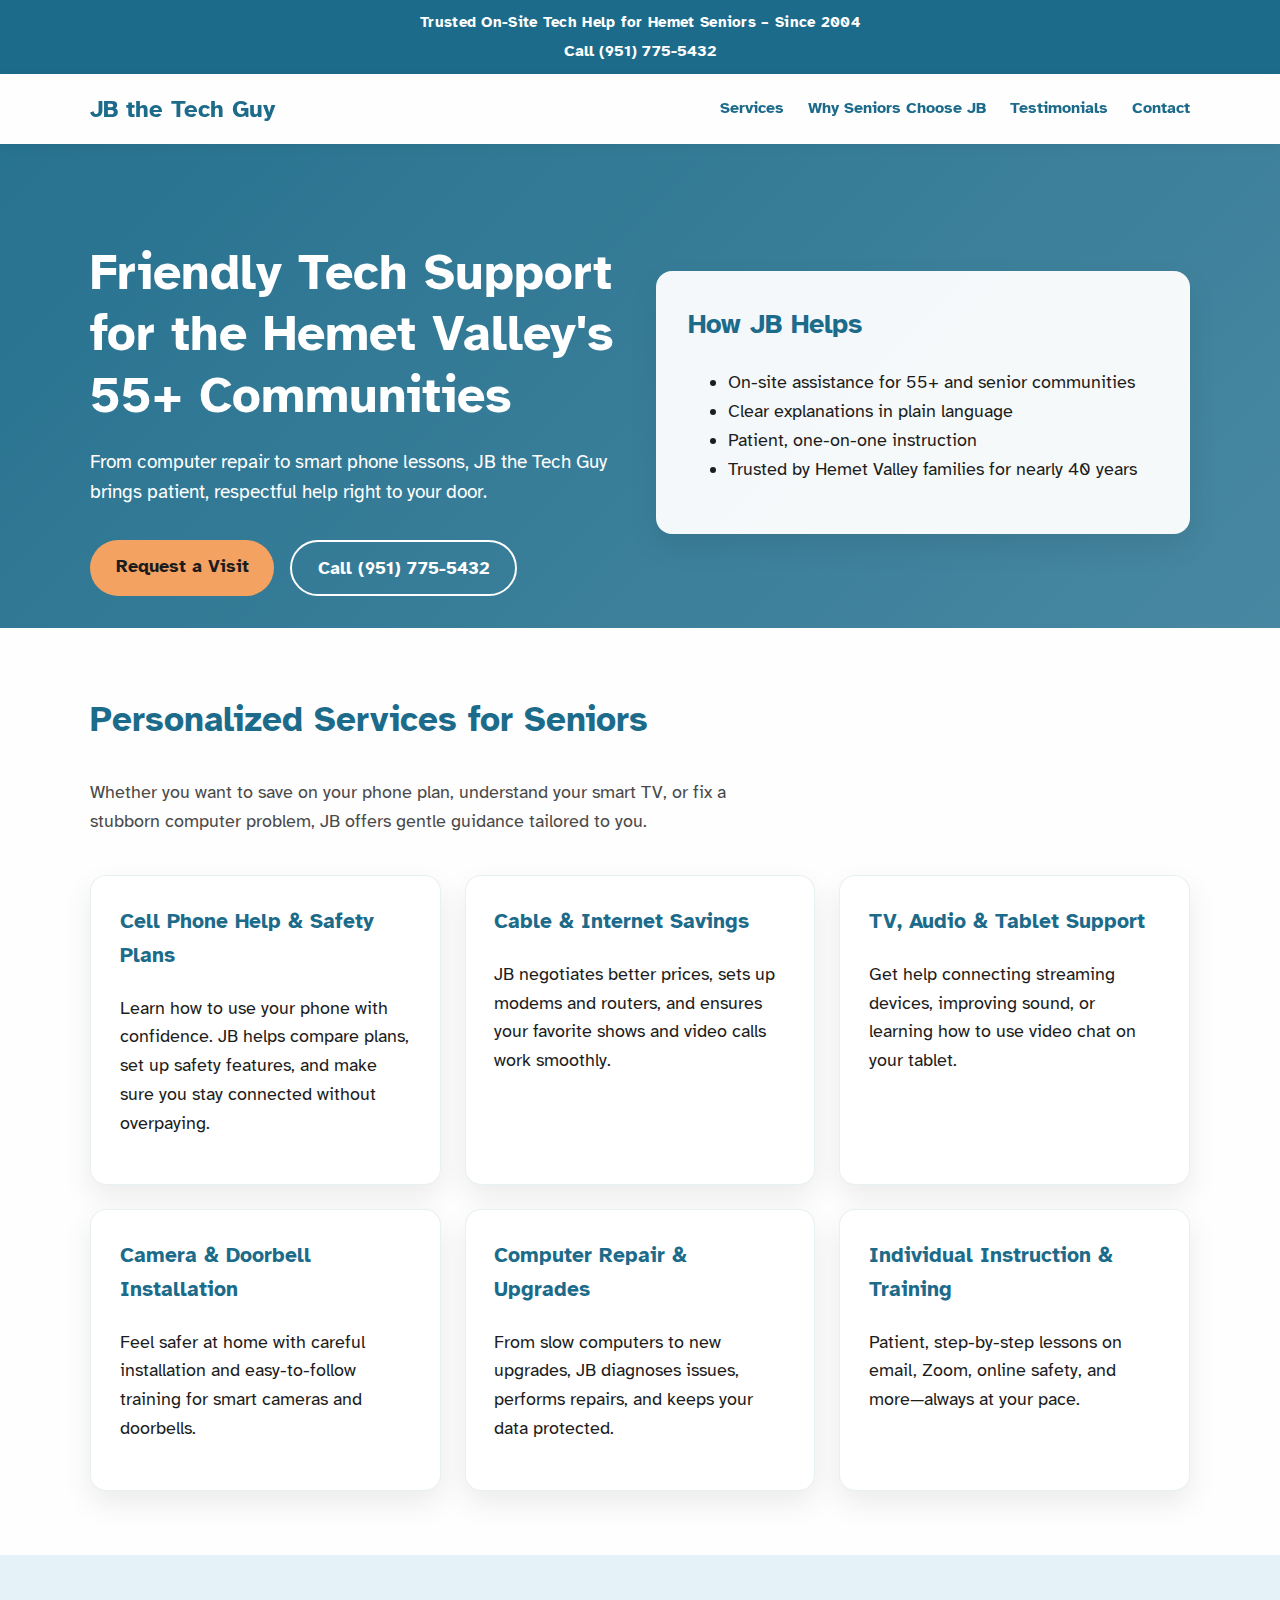
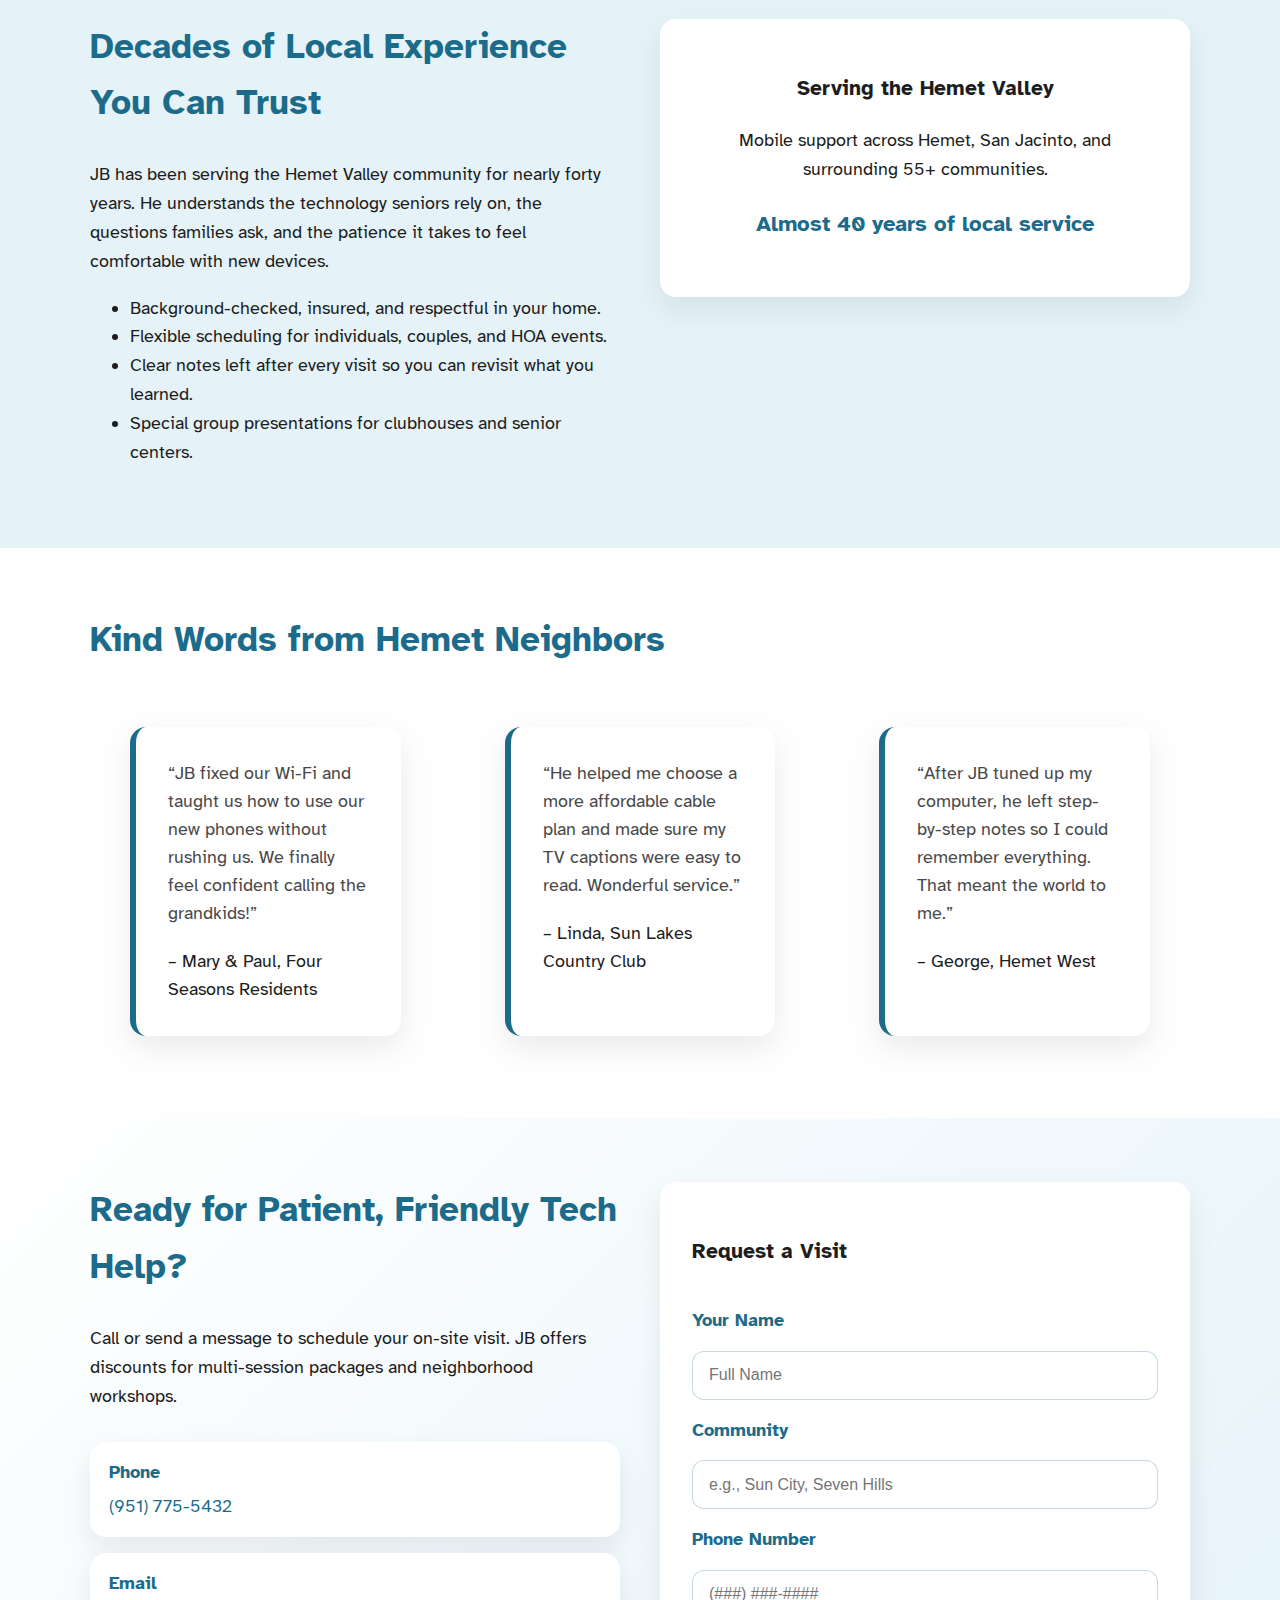
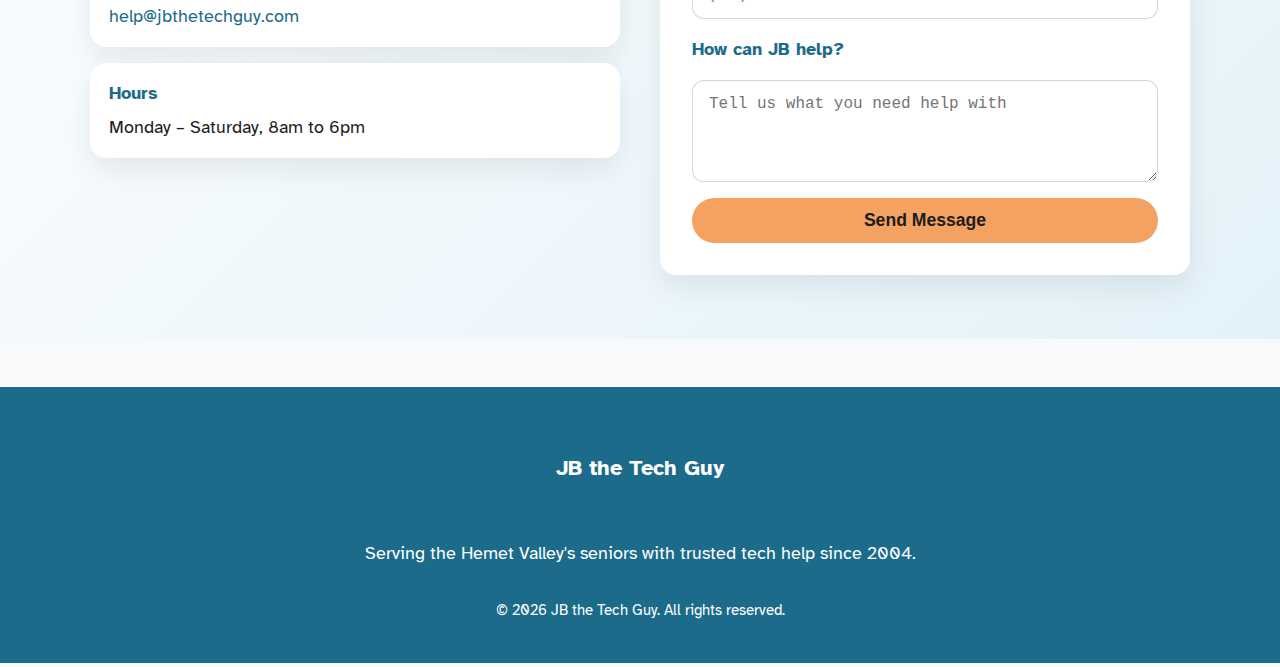
<file: index.html>
<!DOCTYPE html>
<html lang="en">
<head>
    <meta charset="UTF-8" />
    <meta name="viewport" content="width=device-width, initial-scale=1.0" />
    <title>JB the Tech Guy | Trusted Tech Help for Hemet Seniors</title>
    <link rel="stylesheet" href="styles.css" />
    <link rel="preconnect" href="https://fonts.googleapis.com">
    <link rel="preconnect" href="https://fonts.gstatic.com" crossorigin>
    <link href="https://fonts.googleapis.com/css2?family=Atkinson+Hyperlegible:wght@400;700&display=swap" rel="stylesheet">
</head>
<body>
    <header class="top-bar" aria-label="Quick contact options">
        <div class="container">
            <p class="top-bar__tagline">Trusted On-Site Tech Help for Hemet Seniors – Since 2004</p>
            <a class="top-bar__phone" href="tel:19517755432" aria-label="Call JB the Tech Guy at 951-775-5432">Call (951) 775-5432</a>
        </div>
    </header>

    <nav class="main-nav" aria-label="Main navigation">
        <div class="container">
            <a class="logo" href="#home">JB the Tech Guy</a>
            <button class="nav-toggle" aria-expanded="false" aria-controls="nav-links" aria-label="Toggle navigation menu">Menu</button>
            <ul class="nav-links" id="nav-links">
                <li><a href="#services">Services</a></li>
                <li><a href="#approach">Why Seniors Choose JB</a></li>
                <li><a href="#testimonials">Testimonials</a></li>
                <li><a href="#contact">Contact</a></li>
            </ul>
        </div>
    </nav>

    <main id="home">
        <section class="hero" aria-labelledby="hero-title">
            <div class="container hero__content">
                <div>
                    <h1 id="hero-title">Friendly Tech Support for the Hemet Valley&apos;s 55+ Communities</h1>
                    <p class="hero__subtitle">From computer repair to smart phone lessons, JB the Tech Guy brings patient, respectful help right to your door.</p>
                    <div class="hero__cta">
                        <a class="button" href="#contact">Request a Visit</a>
                        <a class="button button--outline" href="tel:19517755432">Call (951) 775-5432</a>
                    </div>
                </div>
                <div class="hero__card" role="region" aria-labelledby="hero-card-title">
                    <h2 id="hero-card-title">How JB Helps</h2>
                    <ul>
                        <li>On-site assistance for 55+ and senior communities</li>
                        <li>Clear explanations in plain language</li>
                        <li>Patient, one-on-one instruction</li>
                        <li>Trusted by Hemet Valley families for nearly 40 years</li>
                    </ul>
                </div>
            </div>
        </section>

        <section class="section" id="services" aria-labelledby="services-title">
            <div class="container">
                <h2 id="services-title">Personalized Services for Seniors</h2>
                <p class="section__intro">Whether you want to save on your phone plan, understand your smart TV, or fix a stubborn computer problem, JB offers gentle guidance tailored to you.</p>
                <div class="service-grid">
                    <article class="service-card" aria-labelledby="service-cellular">
                        <h3 id="service-cellular">Cell Phone Help &amp; Safety Plans</h3>
                        <p>Learn how to use your phone with confidence. JB helps compare plans, set up safety features, and make sure you stay connected without overpaying.</p>
                    </article>
                    <article class="service-card" aria-labelledby="service-cable">
                        <h3 id="service-cable">Cable &amp; Internet Savings</h3>
                        <p>JB negotiates better prices, sets up modems and routers, and ensures your favorite shows and video calls work smoothly.</p>
                    </article>
                    <article class="service-card" aria-labelledby="service-audio">
                        <h3 id="service-audio">TV, Audio &amp; Tablet Support</h3>
                        <p>Get help connecting streaming devices, improving sound, or learning how to use video chat on your tablet.</p>
                    </article>
                    <article class="service-card" aria-labelledby="service-security">
                        <h3 id="service-security">Camera &amp; Doorbell Installation</h3>
                        <p>Feel safer at home with careful installation and easy-to-follow training for smart cameras and doorbells.</p>
                    </article>
                    <article class="service-card" aria-labelledby="service-computer">
                        <h3 id="service-computer">Computer Repair &amp; Upgrades</h3>
                        <p>From slow computers to new upgrades, JB diagnoses issues, performs repairs, and keeps your data protected.</p>
                    </article>
                    <article class="service-card" aria-labelledby="service-training">
                        <h3 id="service-training">Individual Instruction &amp; Training</h3>
                        <p>Patient, step-by-step lessons on email, Zoom, online safety, and more&mdash;always at your pace.</p>
                    </article>
                </div>
            </div>
        </section>

        <section class="section section--alt" id="approach" aria-labelledby="approach-title">
            <div class="container approach">
                <div class="approach__content">
                    <h2 id="approach-title">Decades of Local Experience You Can Trust</h2>
                    <p>JB has been serving the Hemet Valley community for nearly forty years. He understands the technology seniors rely on, the questions families ask, and the patience it takes to feel comfortable with new devices.</p>
                    <ul>
                        <li>Background-checked, insured, and respectful in your home.</li>
                        <li>Flexible scheduling for individuals, couples, and HOA events.</li>
                        <li>Clear notes left after every visit so you can revisit what you learned.</li>
                        <li>Special group presentations for clubhouses and senior centers.</li>
                    </ul>
                </div>
                <div class="approach__card" role="region" aria-labelledby="approach-card-title">
                    <h3 id="approach-card-title">Serving the Hemet Valley</h3>
                    <p>Mobile support across Hemet, San Jacinto, and surrounding 55+ communities.</p>
                    <p class="approach__decades">Almost 40 years of local service</p>
                </div>
            </div>
        </section>

        <section class="section" id="testimonials" aria-labelledby="testimonials-title">
            <div class="container">
                <h2 id="testimonials-title">Kind Words from Hemet Neighbors</h2>
                <div class="testimonials">
                    <figure class="testimonial">
                        <blockquote>
                            “JB fixed our Wi-Fi and taught us how to use our new phones without rushing us. We finally feel confident calling the grandkids!”
                        </blockquote>
                        <figcaption>– Mary &amp; Paul, Four Seasons Residents</figcaption>
                    </figure>
                    <figure class="testimonial">
                        <blockquote>
                            “He helped me choose a more affordable cable plan and made sure my TV captions were easy to read. Wonderful service.”
                        </blockquote>
                        <figcaption>– Linda, Sun Lakes Country Club</figcaption>
                    </figure>
                    <figure class="testimonial">
                        <blockquote>
                            “After JB tuned up my computer, he left step-by-step notes so I could remember everything. That meant the world to me.”
                        </blockquote>
                        <figcaption>– George, Hemet West</figcaption>
                    </figure>
                </div>
            </div>
        </section>

        <section class="section section--contact" id="contact" aria-labelledby="contact-title">
            <div class="container contact">
                <div>
                    <h2 id="contact-title">Ready for Patient, Friendly Tech Help?</h2>
                    <p>Call or send a message to schedule your on-site visit. JB offers discounts for multi-session packages and neighborhood workshops.</p>
                    <dl class="contact__details">
                        <div>
                            <dt>Phone</dt>
                            <dd><a href="tel:19517755432">(951) 775-5432</a></dd>
                        </div>
                        <div>
                            <dt>Email</dt>
                            <dd><a href="mailto:help@jbthetechguy.com">help@jbthetechguy.com</a></dd>
                        </div>
                        <div>
                            <dt>Hours</dt>
                            <dd>Monday – Saturday, 8am to 6pm</dd>
                        </div>
                    </dl>
                </div>
                <form class="contact-form" aria-label="Contact form">
                    <h3>Request a Visit</h3>
                    <label for="name">Your Name</label>
                    <input id="name" name="name" type="text" placeholder="Full Name" required>

                    <label for="community">Community</label>
                    <input id="community" name="community" type="text" placeholder="e.g., Sun City, Seven Hills" required>

                    <label for="phone">Phone Number</label>
                    <input id="phone" name="phone" type="tel" placeholder="(###) ###-####" required>

                    <label for="service">How can JB help?</label>
                    <textarea id="service" name="service" rows="4" placeholder="Tell us what you need help with"></textarea>

                    <button type="submit" class="button">Send Message</button>
                </form>
            </div>
        </section>
    </main>

    <footer class="footer" aria-label="Company information">
        <div class="container footer__content">
            <p class="footer__logo">JB the Tech Guy</p>
            <p>Serving the Hemet Valley&apos;s seniors with trusted tech help since 2004.</p>
            <p class="footer__small-print">&copy; <span id="year"></span> JB the Tech Guy. All rights reserved.</p>
        </div>
    </footer>

    <script>
        const navToggle = document.querySelector('.nav-toggle');
        const navLinks = document.querySelector('.nav-links');
        if (navToggle && navLinks) {
            navToggle.addEventListener('click', () => {
                const expanded = navToggle.getAttribute('aria-expanded') === 'true';
                navToggle.setAttribute('aria-expanded', String(!expanded));
                navLinks.classList.toggle('nav-links--visible');
            });
            navLinks.querySelectorAll('a').forEach(link => {
                link.addEventListener('click', () => {
                    navLinks.classList.remove('nav-links--visible');
                    navToggle.setAttribute('aria-expanded', 'false');
                });
            });
        }

        const yearEl = document.getElementById('year');
        if (yearEl) {
            yearEl.textContent = new Date().getFullYear();
        }
    </script>
</body>
</html>
</file>
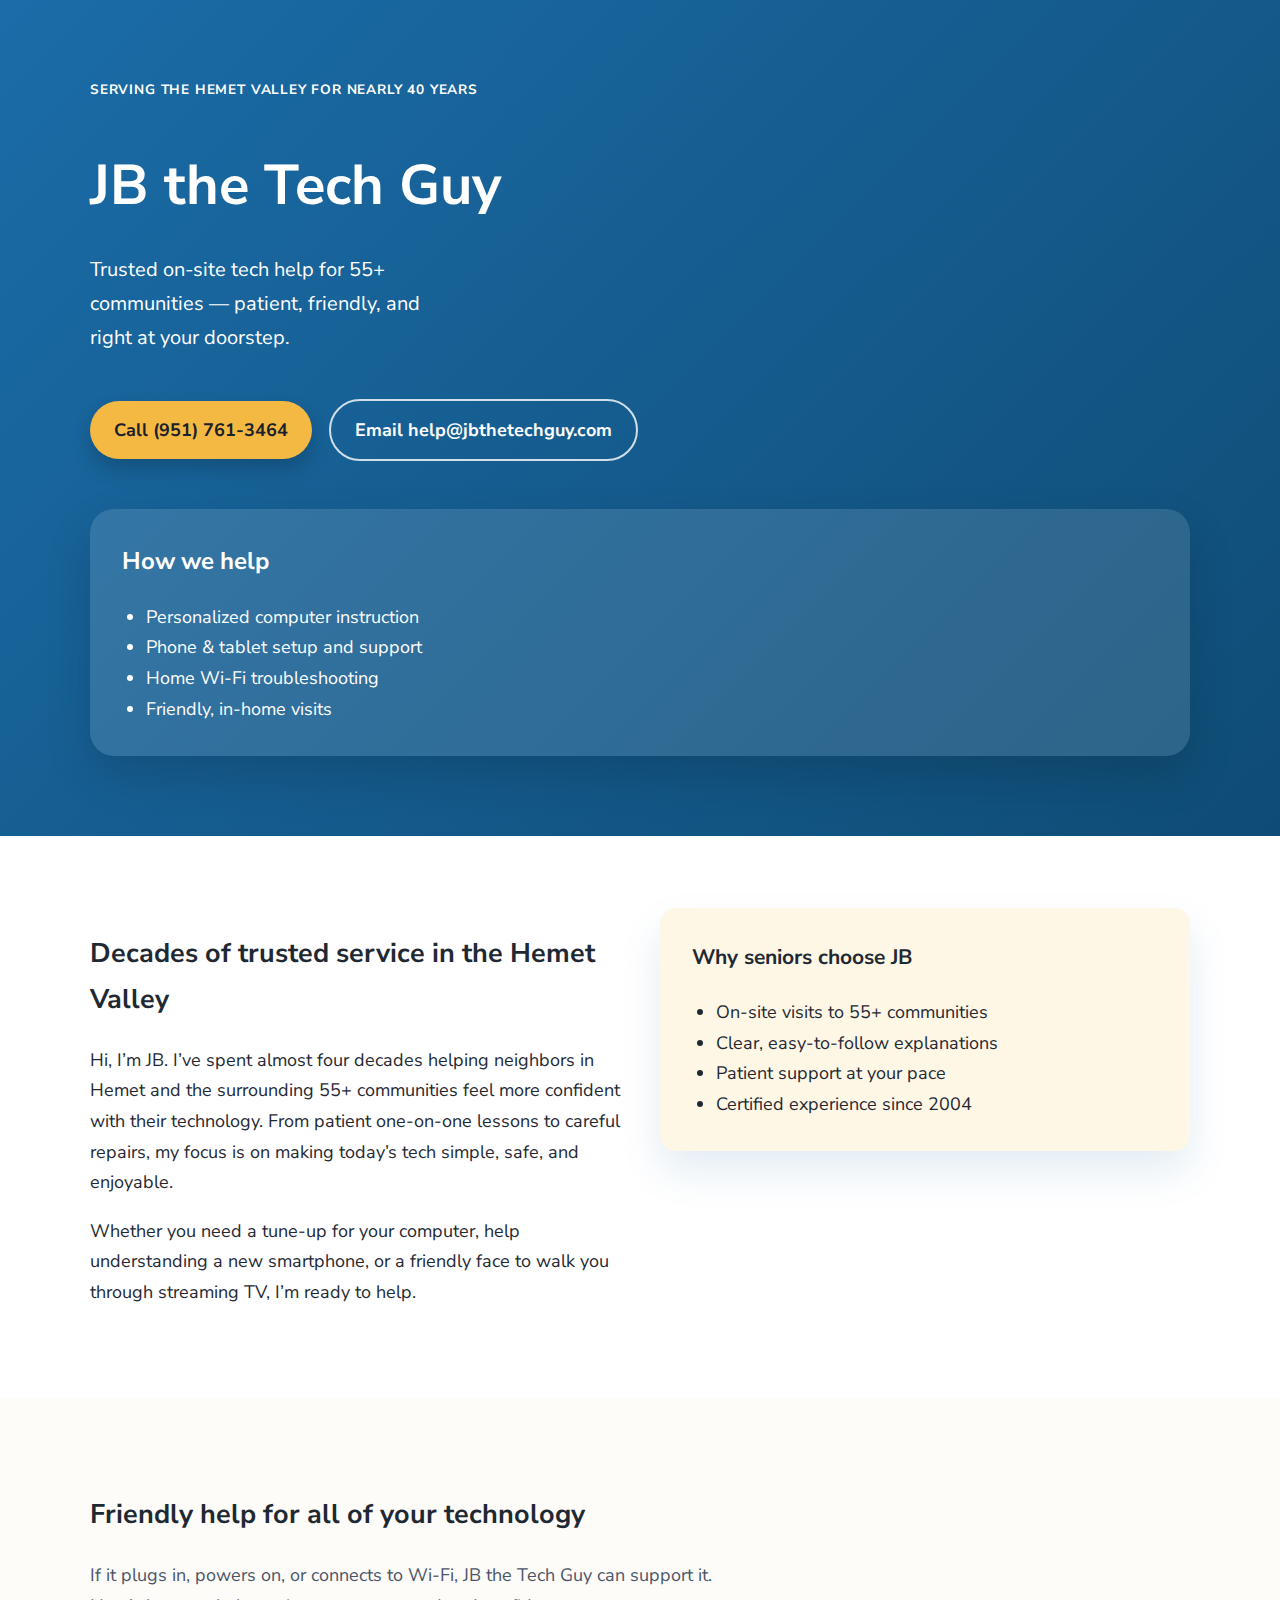
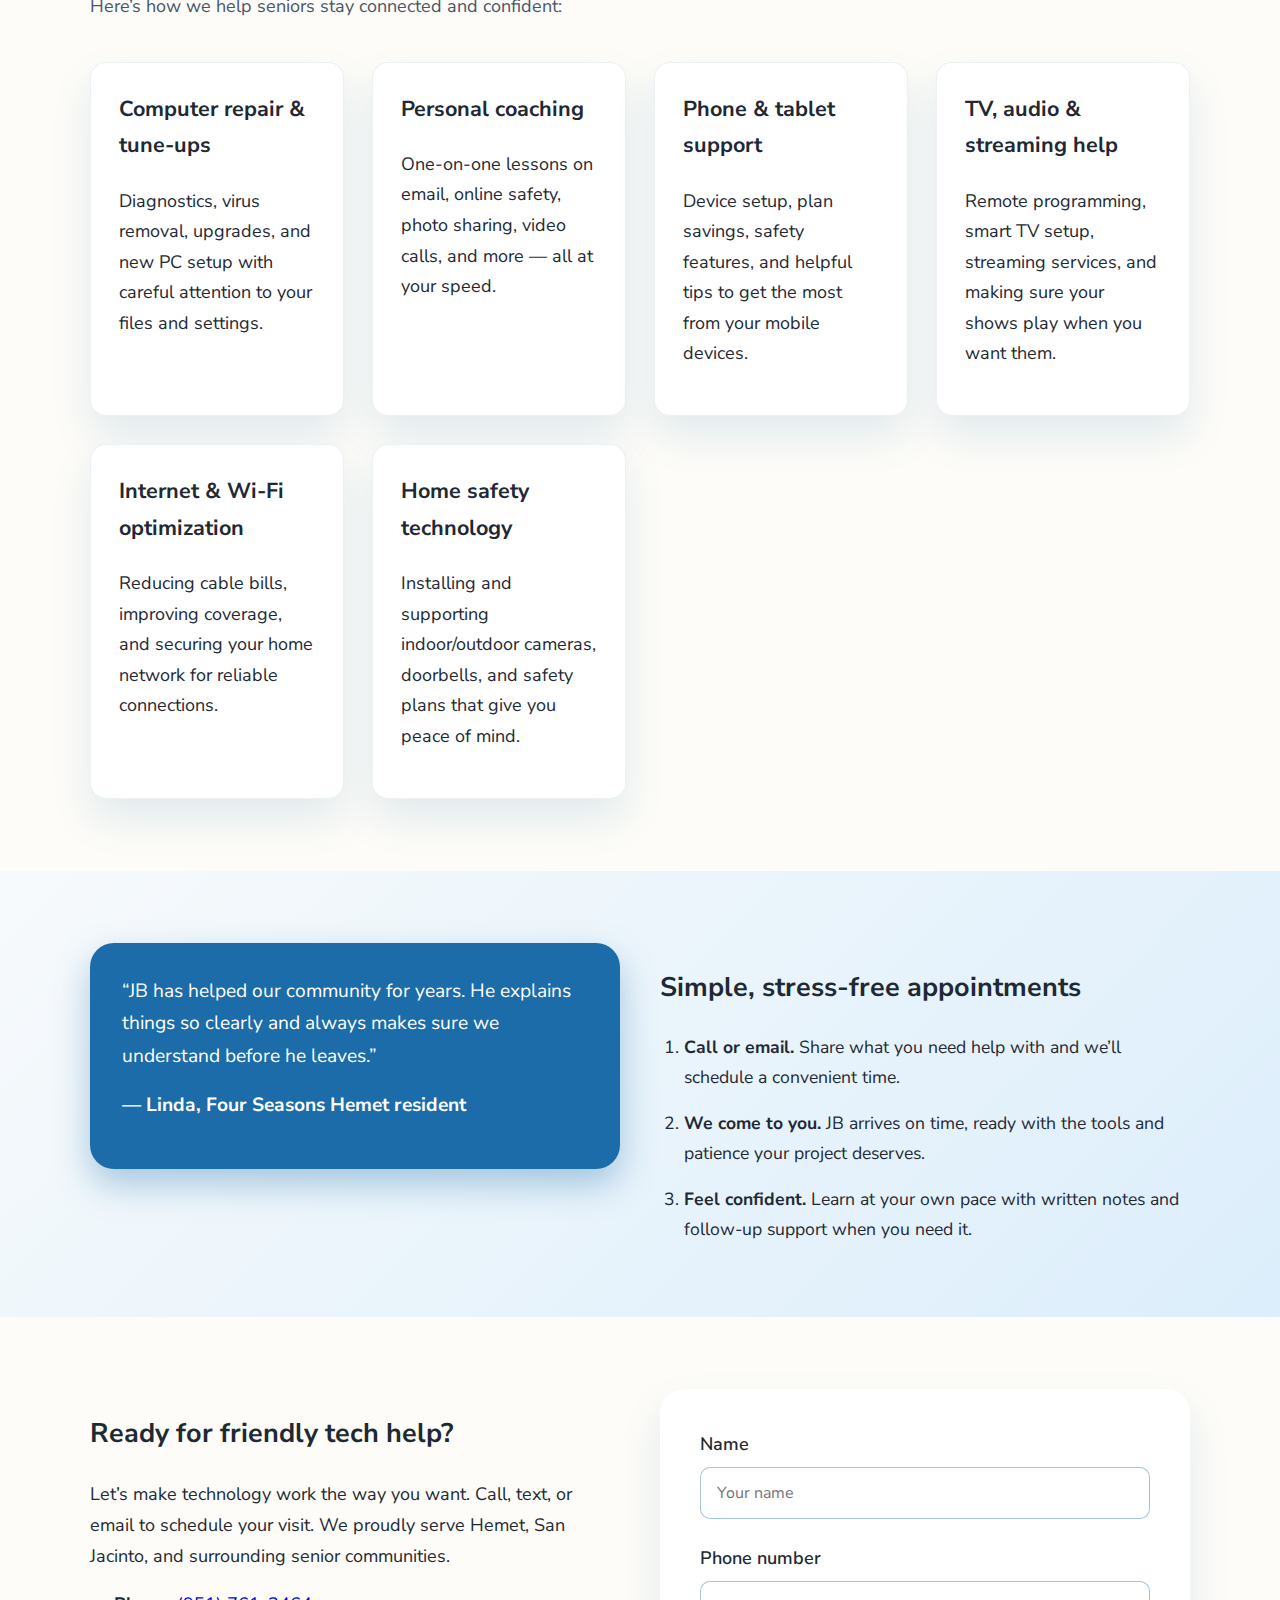
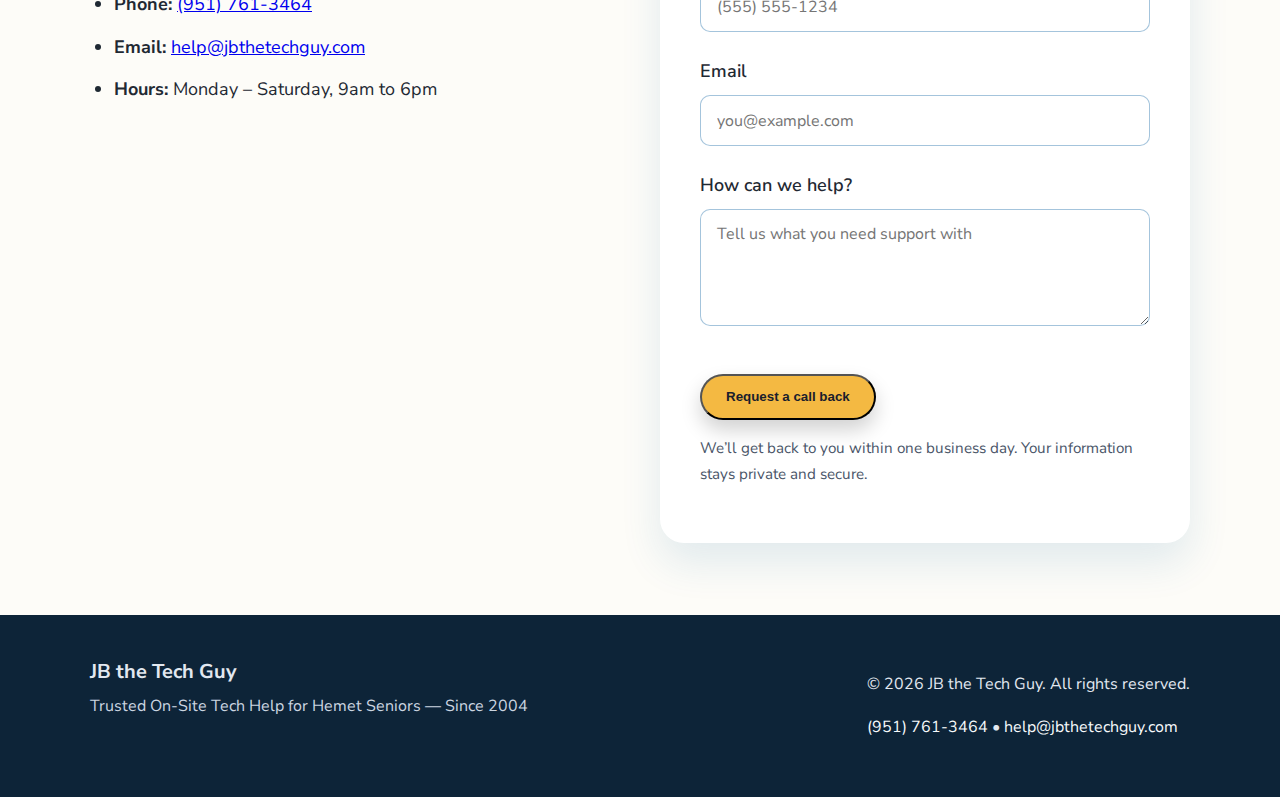
<file: 1/index.html>
<!DOCTYPE html>
<html lang="en">
<head>
  <meta charset="UTF-8" />
  <meta name="viewport" content="width=device-width, initial-scale=1" />
  <title>JB the Tech Guy | Trusted On-Site Tech Help for Hemet Seniors</title>
  <link rel="preconnect" href="https://fonts.googleapis.com">
  <link rel="preconnect" href="https://fonts.gstatic.com" crossorigin>
  <link href="https://fonts.googleapis.com/css2?family=Nunito+Sans:wght@400;600;700&display=swap" rel="stylesheet">
  <link rel="stylesheet" href="styles.css" />
</head>
<body>
  <a class="skip-link" href="#main">Skip to main content</a>
  <header class="hero">
    <div class="container hero__content">
      <div class="hero__text">
        <p class="hero__tag">Serving the Hemet Valley for Nearly 40 Years</p>
        <h1>JB the Tech Guy</h1>
        <p class="hero__subtitle">Trusted on-site tech help for 55+ communities &mdash; patient, friendly, and right at your doorstep.</p>
        <a class="button" href="tel:19517613464">Call (951) 761-3464</a>
        <a class="button button--outline" href="mailto:help@jbthetechguy.com">Email help@jbthetechguy.com</a>
      </div>
      <div class="hero__card" aria-hidden="true">
        <h2>How we help</h2>
        <ul>
          <li>Personalized computer instruction</li>
          <li>Phone &amp; tablet setup and support</li>
          <li>Home Wi-Fi troubleshooting</li>
          <li>Friendly, in-home visits</li>
        </ul>
      </div>
    </div>
  </header>

  <main id="main">
    <section class="section section--light" id="about">
      <div class="container section__grid">
        <div>
          <h2>Decades of trusted service in the Hemet Valley</h2>
          <p>Hi, I&rsquo;m JB. I&rsquo;ve spent almost four decades helping neighbors in Hemet and the surrounding 55+ communities feel more confident with their technology. From patient one-on-one lessons to careful repairs, my focus is on making today&rsquo;s tech simple, safe, and enjoyable.</p>
          <p>Whether you need a tune-up for your computer, help understanding a new smartphone, or a friendly face to walk you through streaming TV, I&rsquo;m ready to help.</p>
        </div>
        <div class="highlight-card" role="complementary" aria-label="Why seniors choose JB the Tech Guy">
          <h3>Why seniors choose JB</h3>
          <ul>
            <li>On-site visits to 55+ communities</li>
            <li>Clear, easy-to-follow explanations</li>
            <li>Patient support at your pace</li>
            <li>Certified experience since 2004</li>
          </ul>
        </div>
      </div>
    </section>

    <section class="section" id="services">
      <div class="container">
        <h2>Friendly help for all of your technology</h2>
        <p class="section__intro">If it plugs in, powers on, or connects to Wi-Fi, JB the Tech Guy can support it. Here&rsquo;s how we help seniors stay connected and confident:</p>
        <div class="services">
          <article class="service-card">
            <h3>Computer repair &amp; tune-ups</h3>
            <p>Diagnostics, virus removal, upgrades, and new PC setup with careful attention to your files and settings.</p>
          </article>
          <article class="service-card">
            <h3>Personal coaching</h3>
            <p>One-on-one lessons on email, online safety, photo sharing, video calls, and more &mdash; all at your speed.</p>
          </article>
          <article class="service-card">
            <h3>Phone &amp; tablet support</h3>
            <p>Device setup, plan savings, safety features, and helpful tips to get the most from your mobile devices.</p>
          </article>
          <article class="service-card">
            <h3>TV, audio &amp; streaming help</h3>
            <p>Remote programming, smart TV setup, streaming services, and making sure your shows play when you want them.</p>
          </article>
          <article class="service-card">
            <h3>Internet &amp; Wi-Fi optimization</h3>
            <p>Reducing cable bills, improving coverage, and securing your home network for reliable connections.</p>
          </article>
          <article class="service-card">
            <h3>Home safety technology</h3>
            <p>Installing and supporting indoor/outdoor cameras, doorbells, and safety plans that give you peace of mind.</p>
          </article>
        </div>
      </div>
    </section>

    <section class="section section--accent" id="process">
      <div class="container section__grid section__grid--reverse">
        <div>
          <h2>Simple, stress-free appointments</h2>
          <ol class="steps">
            <li><strong>Call or email.</strong> Share what you need help with and we&rsquo;ll schedule a convenient time.</li>
            <li><strong>We come to you.</strong> JB arrives on time, ready with the tools and patience your project deserves.</li>
            <li><strong>Feel confident.</strong> Learn at your own pace with written notes and follow-up support when you need it.</li>
          </ol>
        </div>
        <div class="quote">
          <p>&ldquo;JB has helped our community for years. He explains things so clearly and always makes sure we understand before he leaves.&rdquo;</p>
          <p class="quote__author">&mdash; Linda, Four Seasons Hemet resident</p>
        </div>
      </div>
    </section>

    <section class="section" id="contact">
      <div class="container section__grid">
        <div>
          <h2>Ready for friendly tech help?</h2>
          <p>Let&rsquo;s make technology work the way you want. Call, text, or email to schedule your visit. We proudly serve Hemet, San Jacinto, and surrounding senior communities.</p>
          <ul class="contact-list">
            <li><strong>Phone:</strong> <a href="tel:19517613464">(951) 761-3464</a></li>
            <li><strong>Email:</strong> <a href="mailto:help@jbthetechguy.com">help@jbthetechguy.com</a></li>
            <li><strong>Hours:</strong> Monday &ndash; Saturday, 9am to 6pm</li>
          </ul>
        </div>
        <form class="contact-form" aria-label="Send JB a message">
          <div class="form-field">
            <label for="name">Name</label>
            <input id="name" name="name" type="text" autocomplete="name" placeholder="Your name" required />
          </div>
          <div class="form-field">
            <label for="phone">Phone number</label>
            <input id="phone" name="phone" type="tel" autocomplete="tel" placeholder="(555) 555-1234" />
          </div>
          <div class="form-field">
            <label for="email">Email</label>
            <input id="email" name="email" type="email" autocomplete="email" placeholder="you@example.com" required />
          </div>
          <div class="form-field">
            <label for="message">How can we help?</label>
            <textarea id="message" name="message" rows="4" placeholder="Tell us what you need support with" required></textarea>
          </div>
          <button type="submit" class="button">Request a call back</button>
          <p class="form-note">We&rsquo;ll get back to you within one business day. Your information stays private and secure.</p>
        </form>
      </div>
    </section>
  </main>

  <footer class="footer">
    <div class="container footer__content">
      <div>
        <p class="footer__brand">JB the Tech Guy</p>
        <p class="footer__tagline">Trusted On-Site Tech Help for Hemet Seniors &mdash; Since 2004</p>
      </div>
      <div>
        <p>&copy; <span id="year"></span> JB the Tech Guy. All rights reserved.</p>
        <p><a href="tel:19517613464">(951) 761-3464</a> &bull; <a href="mailto:help@jbthetechguy.com">help@jbthetechguy.com</a></p>
      </div>
    </div>
  </footer>

  <script>
    document.getElementById('year').textContent = new Date().getFullYear();
  </script>
</body>
</html>
</file>
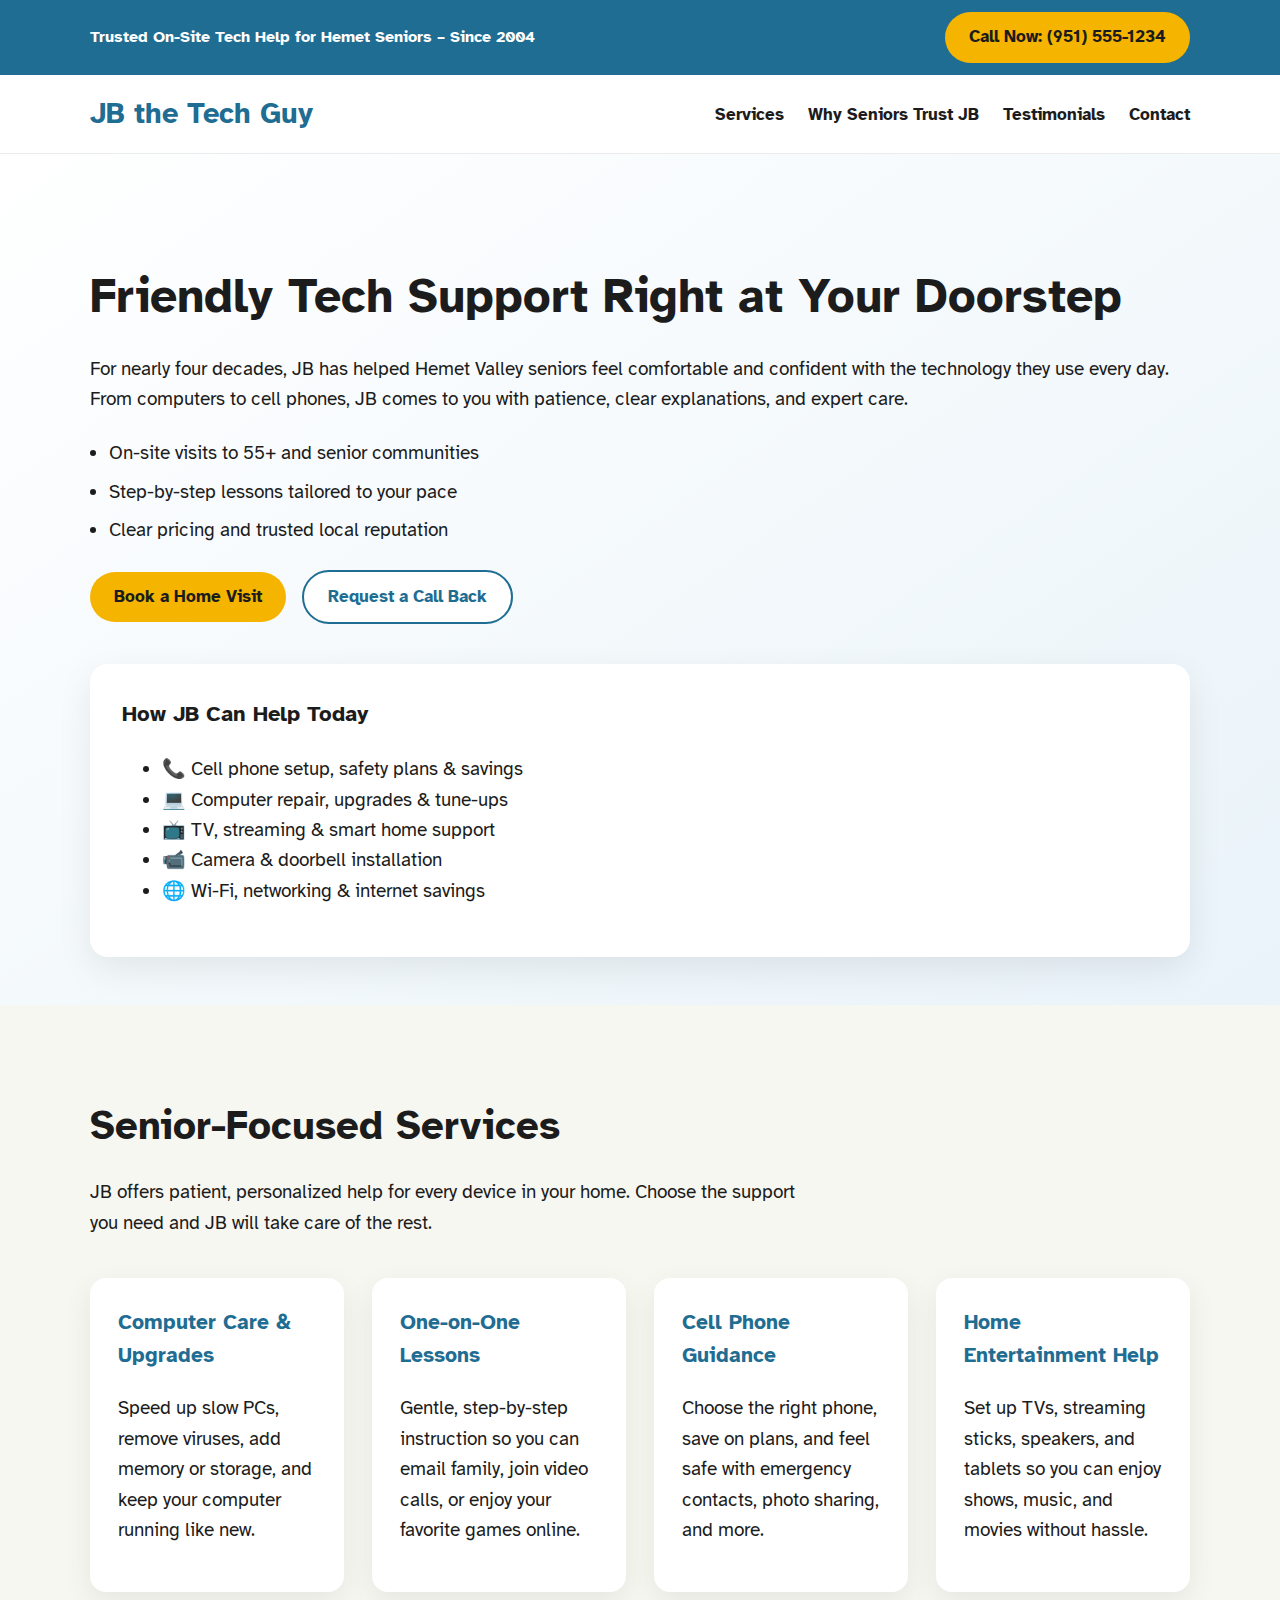
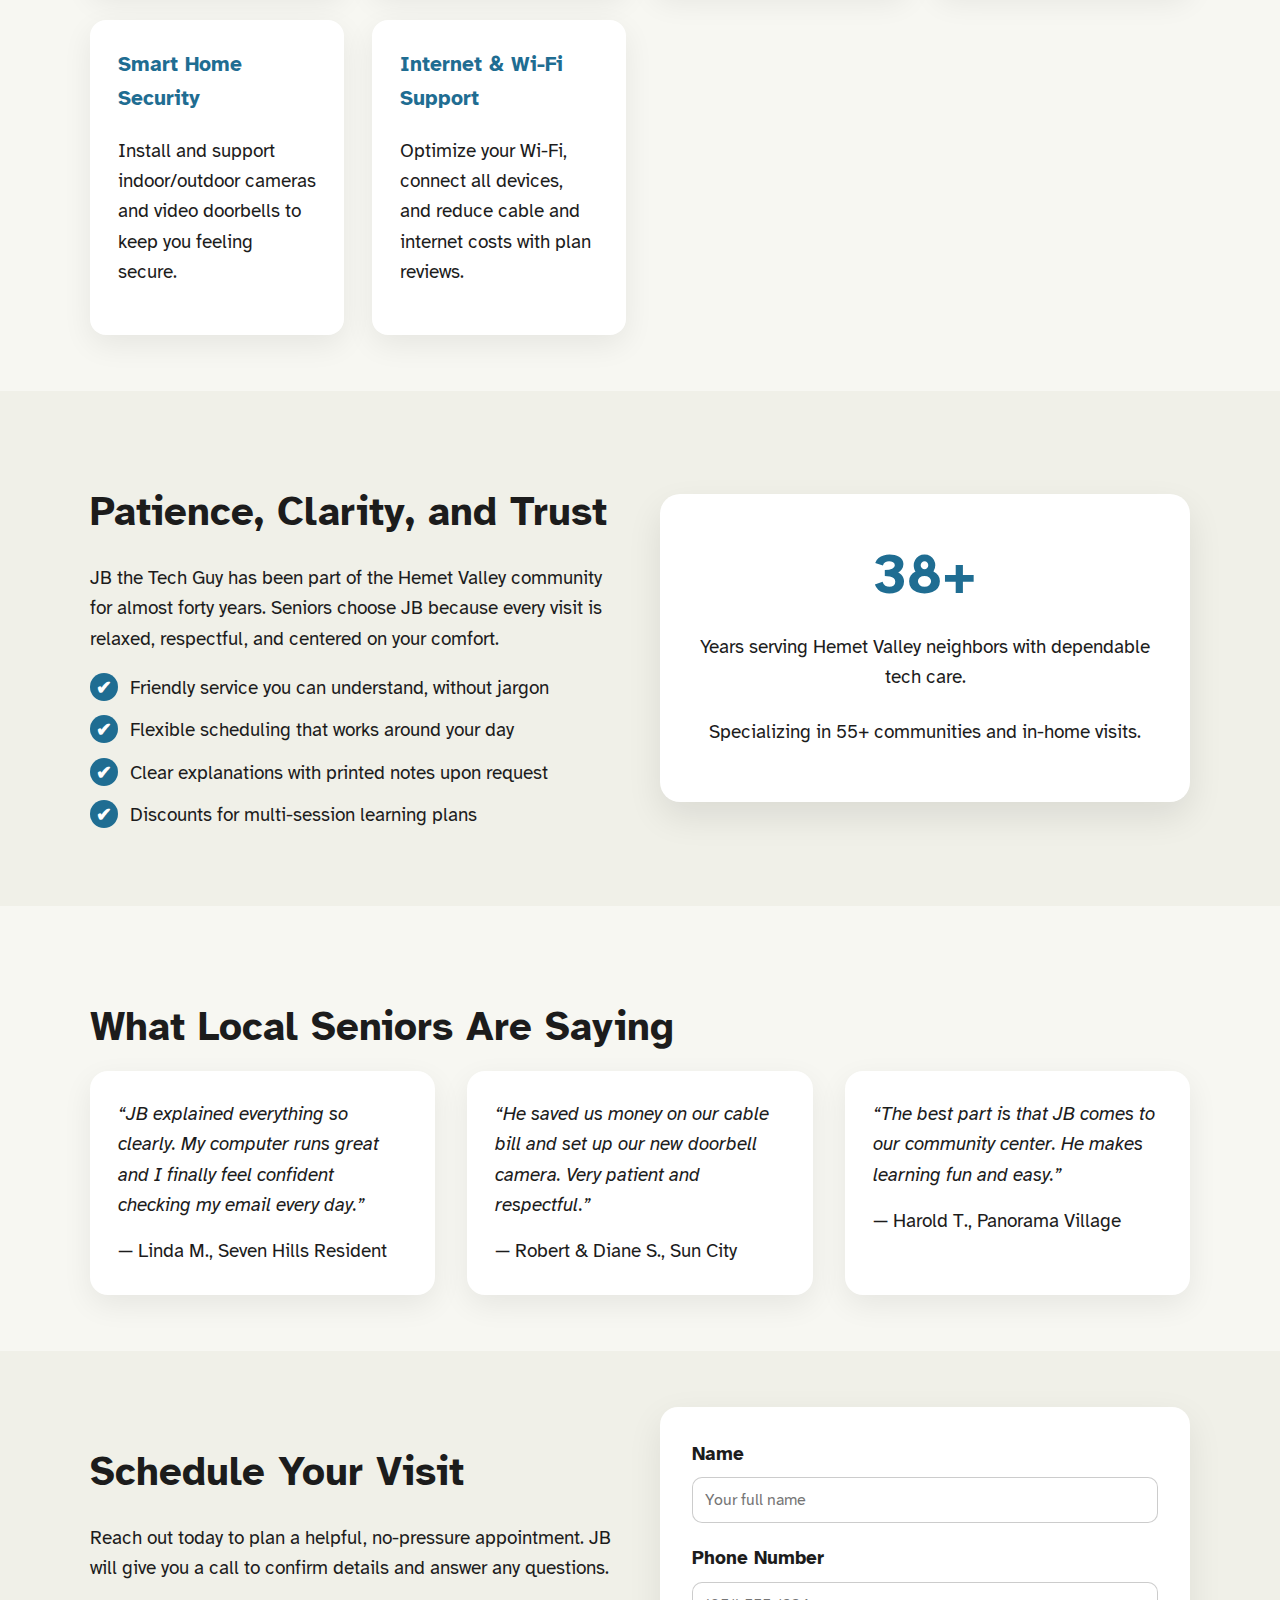
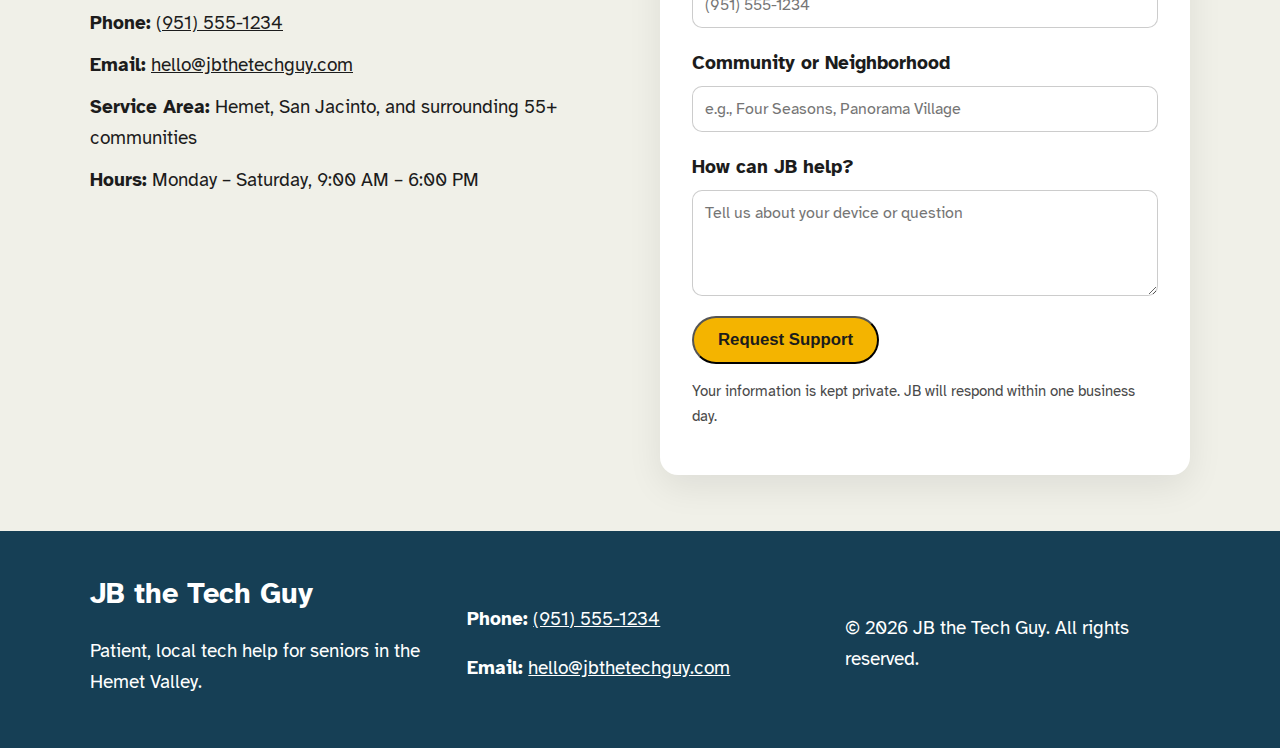
<file: 2/index.html>
<!DOCTYPE html>
<html lang="en">
<head>
  <meta charset="UTF-8">
  <meta name="viewport" content="width=device-width, initial-scale=1.0">
  <title>JB the Tech Guy | Senior-Friendly Tech Help in Hemet Valley</title>
  <link rel="stylesheet" href="styles.css">
  <link rel="preconnect" href="https://fonts.googleapis.com">
  <link rel="preconnect" href="https://fonts.gstatic.com" crossorigin>
  <link href="https://fonts.googleapis.com/css2?family=Atkinson+Hyperlegible:wght@400;700&display=swap" rel="stylesheet">
</head>
<body>
  <header class="top-bar">
    <div class="container">
      <p class="tagline">Trusted On-Site Tech Help for Hemet Seniors – Since 2004</p>
      <a class="cta-btn" href="tel:19515551234">Call Now: (951) 555-1234</a>
    </div>
  </header>

  <nav class="main-nav" aria-label="Main Navigation">
    <div class="container">
      <h1 class="logo">JB the Tech Guy</h1>
      <ul class="nav-links">
        <li><a href="#services">Services</a></li>
        <li><a href="#approach">Why Seniors Trust JB</a></li>
        <li><a href="#testimonials">Testimonials</a></li>
        <li><a href="#contact">Contact</a></li>
      </ul>
    </div>
  </nav>

  <main>
    <section class="hero" aria-labelledby="hero-title">
      <div class="container hero-layout">
        <div class="hero-text">
          <h2 id="hero-title">Friendly Tech Support Right at Your Doorstep</h2>
          <p>For nearly four decades, JB has helped Hemet Valley seniors feel comfortable and confident with the technology they use every day. From computers to cell phones, JB comes to you with patience, clear explanations, and expert care.</p>
          <ul class="hero-highlights">
            <li>On-site visits to 55+ and senior communities</li>
            <li>Step-by-step lessons tailored to your pace</li>
            <li>Clear pricing and trusted local reputation</li>
          </ul>
          <div class="hero-actions">
            <a class="cta-btn" href="tel:19515551234">Book a Home Visit</a>
            <a class="secondary-btn" href="#contact">Request a Call Back</a>
          </div>
        </div>
        <div class="hero-card" role="presentation">
          <h3>How JB Can Help Today</h3>
          <ul>
            <li>📞 Cell phone setup, safety plans & savings</li>
            <li>💻 Computer repair, upgrades & tune-ups</li>
            <li>📺 TV, streaming & smart home support</li>
            <li>📹 Camera & doorbell installation</li>
            <li>🌐 Wi-Fi, networking & internet savings</li>
          </ul>
        </div>
      </div>
    </section>

    <section id="services" class="section" aria-labelledby="services-title">
      <div class="container">
        <h2 id="services-title">Senior-Focused Services</h2>
        <p class="section-intro">JB offers patient, personalized help for every device in your home. Choose the support you need and JB will take care of the rest.</p>
        <div class="service-grid">
          <article class="service-card">
            <h3>Computer Care & Upgrades</h3>
            <p>Speed up slow PCs, remove viruses, add memory or storage, and keep your computer running like new.</p>
          </article>
          <article class="service-card">
            <h3>One-on-One Lessons</h3>
            <p>Gentle, step-by-step instruction so you can email family, join video calls, or enjoy your favorite games online.</p>
          </article>
          <article class="service-card">
            <h3>Cell Phone Guidance</h3>
            <p>Choose the right phone, save on plans, and feel safe with emergency contacts, photo sharing, and more.</p>
          </article>
          <article class="service-card">
            <h3>Home Entertainment Help</h3>
            <p>Set up TVs, streaming sticks, speakers, and tablets so you can enjoy shows, music, and movies without hassle.</p>
          </article>
          <article class="service-card">
            <h3>Smart Home Security</h3>
            <p>Install and support indoor/outdoor cameras and video doorbells to keep you feeling secure.</p>
          </article>
          <article class="service-card">
            <h3>Internet & Wi-Fi Support</h3>
            <p>Optimize your Wi-Fi, connect all devices, and reduce cable and internet costs with plan reviews.</p>
          </article>
        </div>
      </div>
    </section>

    <section id="approach" class="section section-alt" aria-labelledby="approach-title">
      <div class="container approach-layout">
        <div>
          <h2 id="approach-title">Patience, Clarity, and Trust</h2>
          <p>JB the Tech Guy has been part of the Hemet Valley community for almost forty years. Seniors choose JB because every visit is relaxed, respectful, and centered on your comfort.</p>
          <ul class="checklist">
            <li><span class="check" aria-hidden="true">✔</span> Friendly service you can understand, without jargon</li>
            <li><span class="check" aria-hidden="true">✔</span> Flexible scheduling that works around your day</li>
            <li><span class="check" aria-hidden="true">✔</span> Clear explanations with printed notes upon request</li>
            <li><span class="check" aria-hidden="true">✔</span> Discounts for multi-session learning plans</li>
          </ul>
        </div>
        <aside class="experience-card" aria-label="Experience highlight">
          <p class="years">38+</p>
          <p class="years-caption">Years serving Hemet Valley neighbors with dependable tech care.</p>
          <p class="community">Specializing in 55+ communities and in-home visits.</p>
        </aside>
      </div>
    </section>

    <section id="testimonials" class="section" aria-labelledby="testimonials-title">
      <div class="container">
        <h2 id="testimonials-title">What Local Seniors Are Saying</h2>
        <div class="testimonial-grid">
          <figure class="testimonial">
            <blockquote>
              “JB explained everything so clearly. My computer runs great and I finally feel confident checking my email every day.”
            </blockquote>
            <figcaption>— Linda M., Seven Hills Resident</figcaption>
          </figure>
          <figure class="testimonial">
            <blockquote>
              “He saved us money on our cable bill and set up our new doorbell camera. Very patient and respectful.”
            </blockquote>
            <figcaption>— Robert & Diane S., Sun City</figcaption>
          </figure>
          <figure class="testimonial">
            <blockquote>
              “The best part is that JB comes to our community center. He makes learning fun and easy.”
            </blockquote>
            <figcaption>— Harold T., Panorama Village</figcaption>
          </figure>
        </div>
      </div>
    </section>

    <section id="contact" class="section section-alt" aria-labelledby="contact-title">
      <div class="container contact-layout">
        <div>
          <h2 id="contact-title">Schedule Your Visit</h2>
          <p>Reach out today to plan a helpful, no-pressure appointment. JB will give you a call to confirm details and answer any questions.</p>
          <ul class="contact-details">
            <li><strong>Phone:</strong> <a href="tel:19515551234">(951) 555-1234</a></li>
            <li><strong>Email:</strong> <a href="mailto:hello@jbthetechguy.com">hello@jbthetechguy.com</a></li>
            <li><strong>Service Area:</strong> Hemet, San Jacinto, and surrounding 55+ communities</li>
            <li><strong>Hours:</strong> Monday – Saturday, 9:00 AM – 6:00 PM</li>
          </ul>
        </div>
        <form class="contact-form" aria-label="Request a call back">
          <div class="form-group">
            <label for="name">Name</label>
            <input id="name" name="name" type="text" placeholder="Your full name" required>
          </div>
          <div class="form-group">
            <label for="phone">Phone Number</label>
            <input id="phone" name="phone" type="tel" placeholder="(951) 555-1234" required>
          </div>
          <div class="form-group">
            <label for="community">Community or Neighborhood</label>
            <input id="community" name="community" type="text" placeholder="e.g., Four Seasons, Panorama Village">
          </div>
          <div class="form-group">
            <label for="help">How can JB help?</label>
            <textarea id="help" name="help" rows="4" placeholder="Tell us about your device or question"></textarea>
          </div>
          <button type="submit" class="cta-btn">Request Support</button>
          <p class="form-note">Your information is kept private. JB will respond within one business day.</p>
        </form>
      </div>
    </section>
  </main>

  <footer class="footer" role="contentinfo">
    <div class="container footer-layout">
      <div>
        <h2 class="logo">JB the Tech Guy</h2>
        <p>Patient, local tech help for seniors in the Hemet Valley.</p>
      </div>
      <div>
        <p><strong>Phone:</strong> <a href="tel:19515551234">(951) 555-1234</a></p>
        <p><strong>Email:</strong> <a href="mailto:hello@jbthetechguy.com">hello@jbthetechguy.com</a></p>
      </div>
      <p class="copyright">© <span id="year"></span> JB the Tech Guy. All rights reserved.</p>
    </div>
  </footer>

  <script>
    const yearEl = document.getElementById('year');
    if (yearEl) {
      yearEl.textContent = new Date().getFullYear();
    }
  </script>
</body>
</html>
</file>
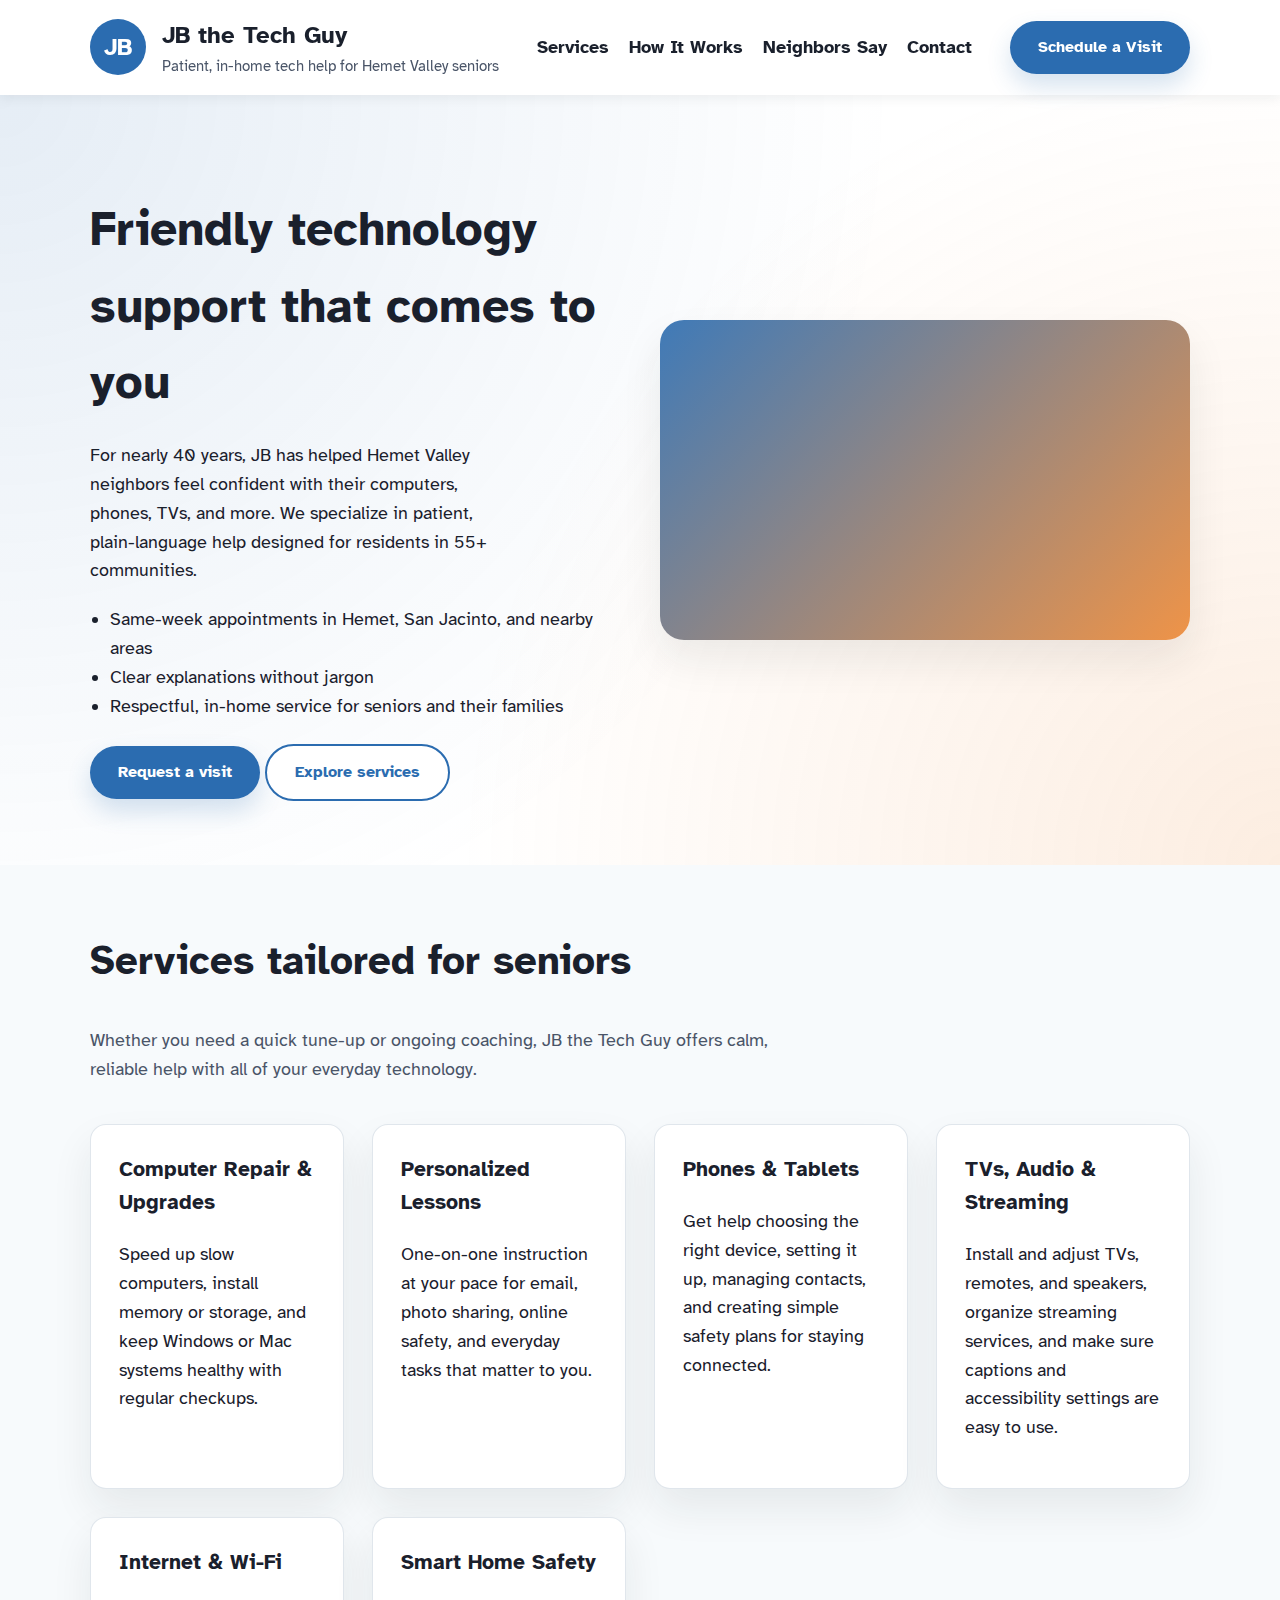
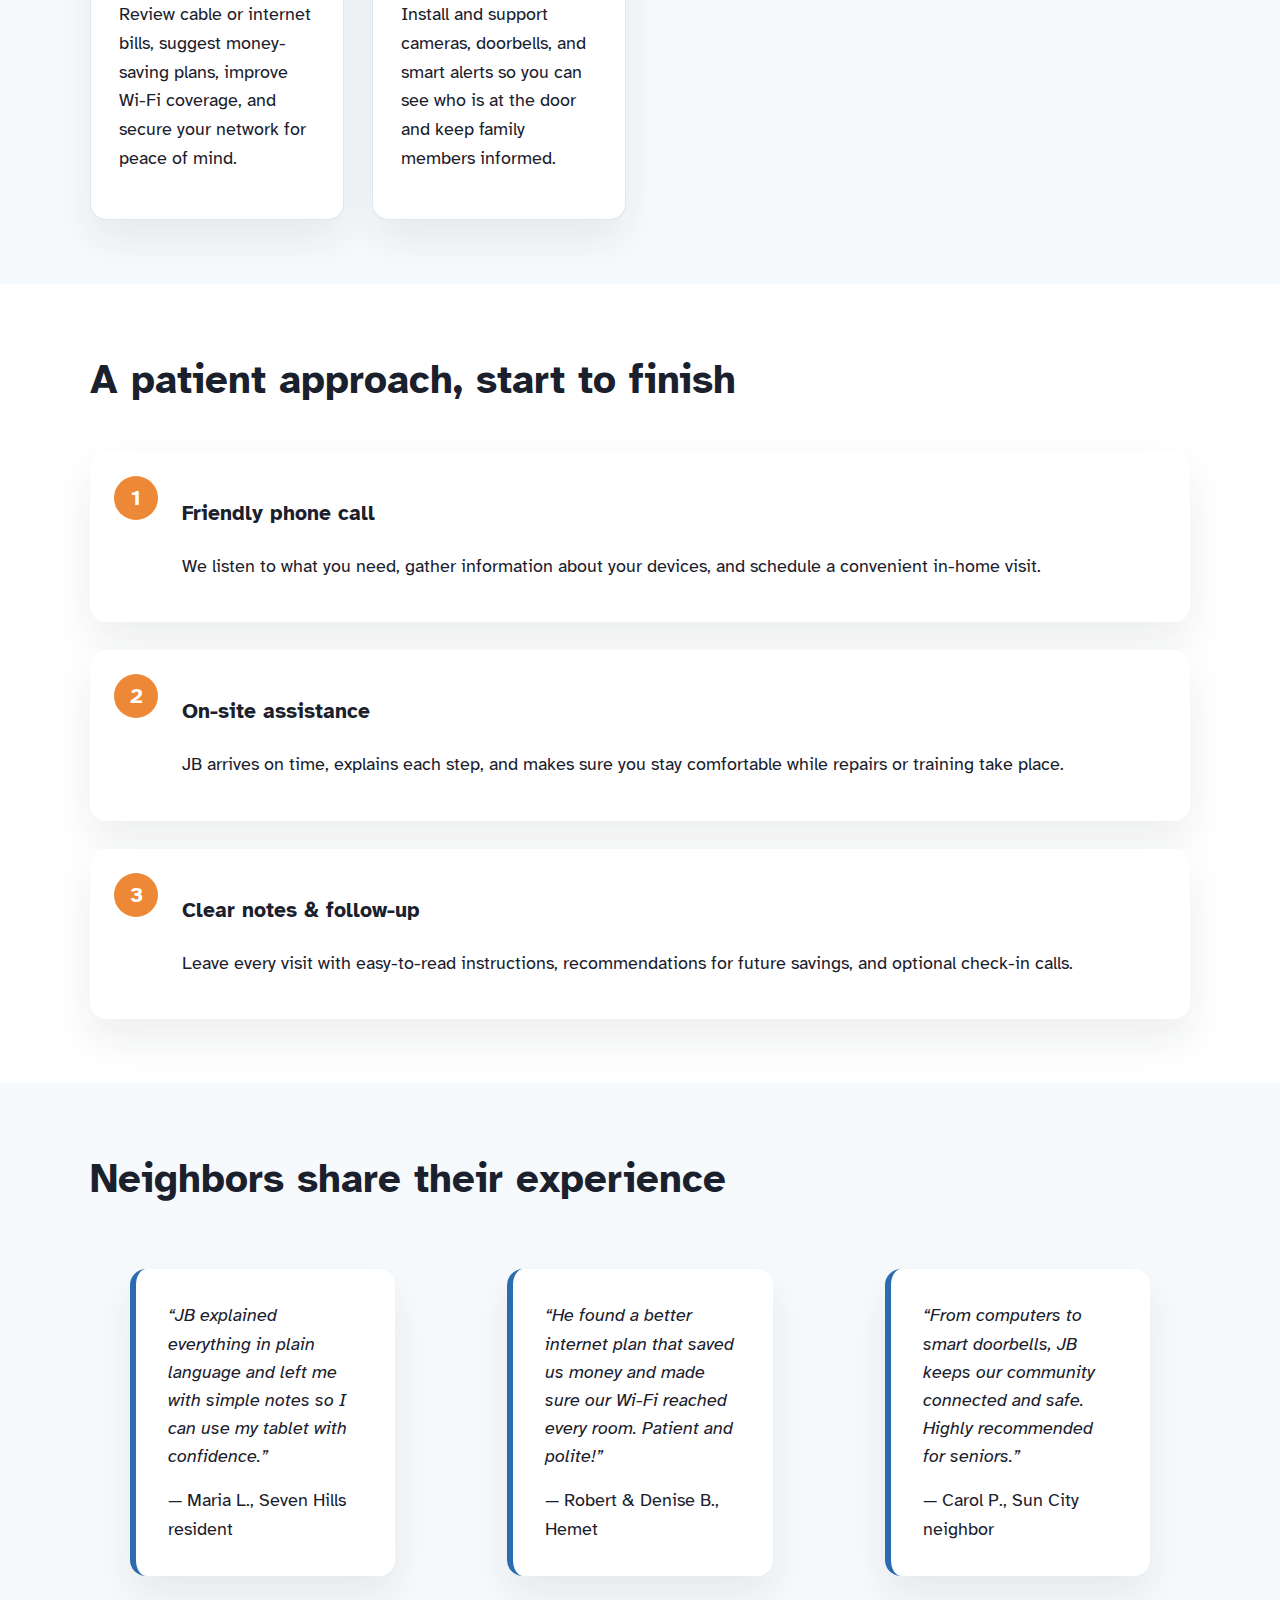
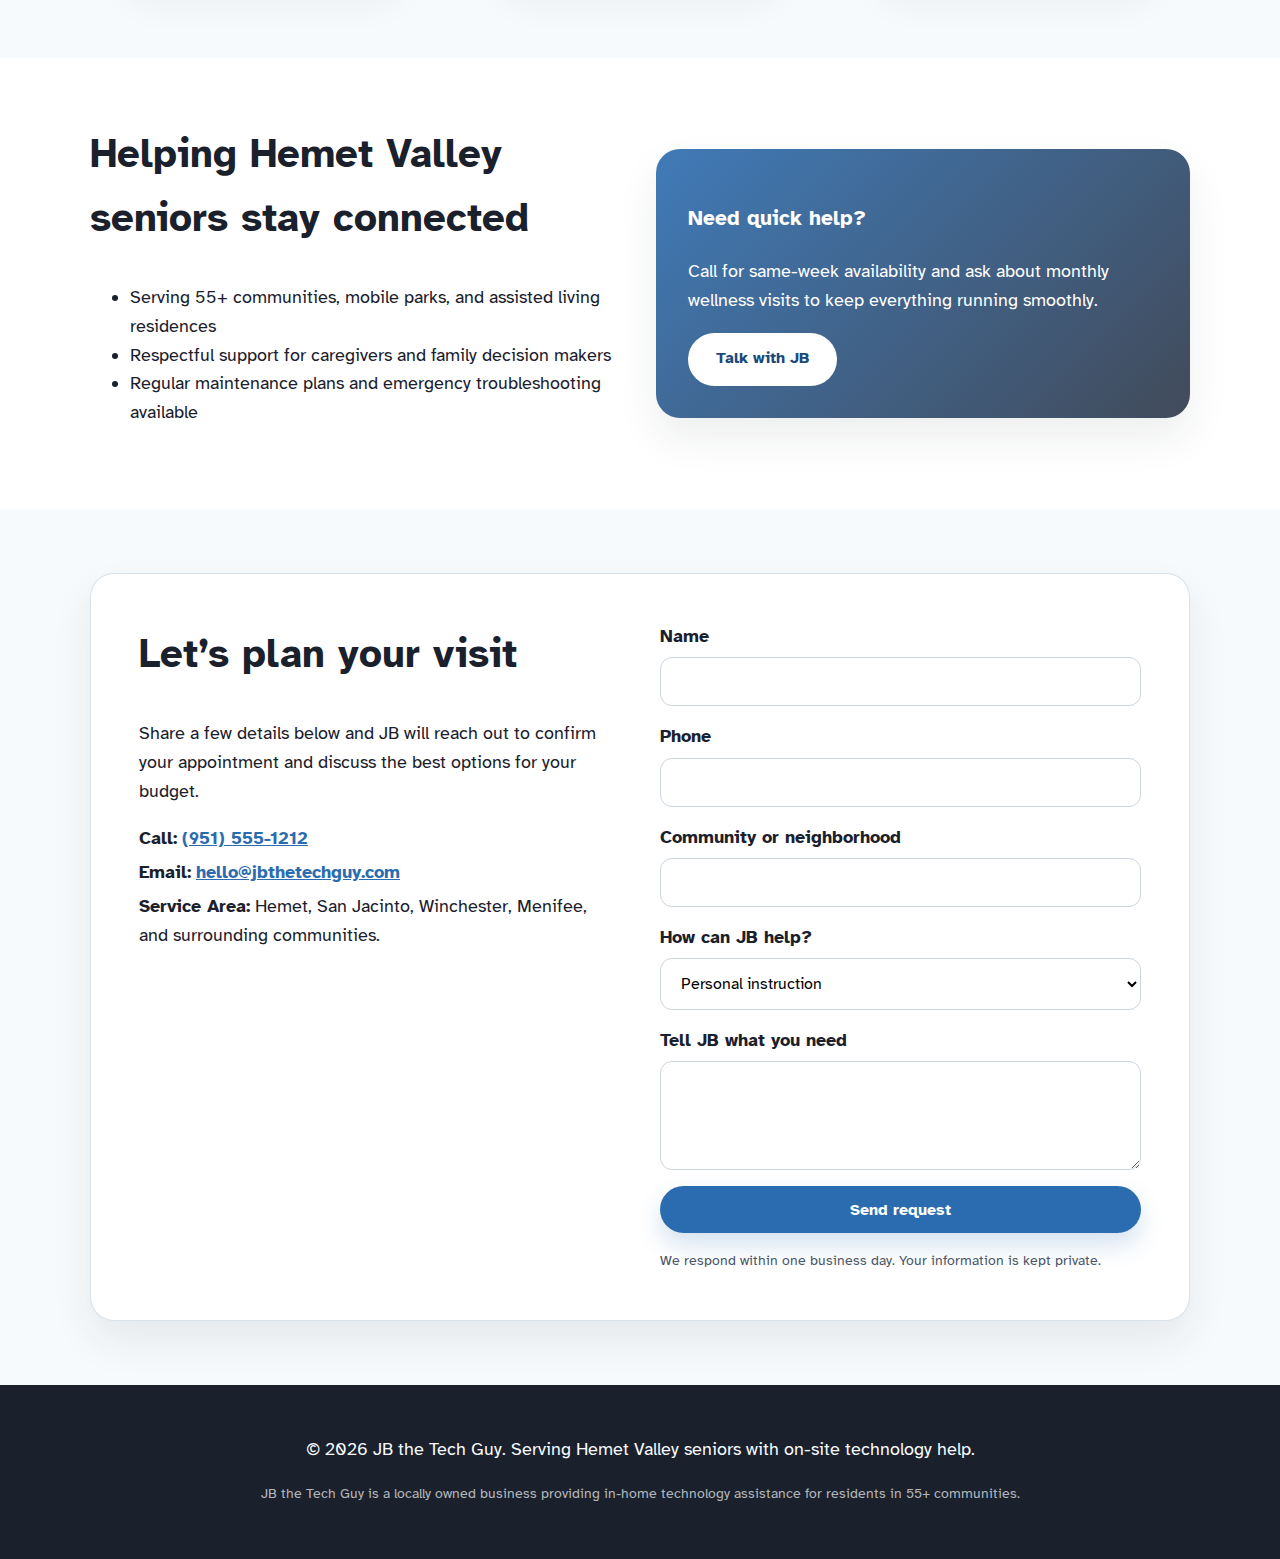
<file: 3/index.html>
<!DOCTYPE html>
<html lang="en">
<head>
    <meta charset="UTF-8">
    <meta name="viewport" content="width=device-width, initial-scale=1.0">
    <title>JB the Tech Guy | Senior-Focused Tech Help in Hemet Valley</title>
    <link rel="stylesheet" href="styles.css">
    <link rel="preconnect" href="https://fonts.googleapis.com">
    <link rel="preconnect" href="https://fonts.gstatic.com" crossorigin>
    <link href="https://fonts.googleapis.com/css2?family=Atkinson+Hyperlegible:wght@400;700&display=swap" rel="stylesheet">
</head>
<body>
    <a class="skip-link" href="#main">Skip to main content</a>
    <header class="site-header">
        <div class="container">
            <div class="brand">
                <span class="brand-mark" aria-hidden="true">JB</span>
                <div>
                    <p class="brand-name">JB the Tech Guy</p>
                    <p class="brand-tagline">Patient, in-home tech help for Hemet Valley seniors</p>
                </div>
            </div>
            <nav aria-label="Primary" class="site-nav">
                <ul>
                    <li><a href="#services">Services</a></li>
                    <li><a href="#approach">How It Works</a></li>
                    <li><a href="#testimonials">Neighbors Say</a></li>
                    <li><a href="#contact">Contact</a></li>
                </ul>
            </nav>
            <a class="cta-button" href="#contact">Schedule a Visit</a>
        </div>
    </header>

    <main id="main">
        <section class="hero" aria-labelledby="hero-title">
            <div class="container">
                <div class="hero-text">
                    <h1 id="hero-title">Friendly technology support that comes to you</h1>
                    <p>For nearly 40 years, JB has helped Hemet Valley neighbors feel confident with their computers, phones, TVs, and more. We specialize in patient, plain-language help designed for residents in 55+ communities.</p>
                    <ul class="hero-list">
                        <li>Same-week appointments in Hemet, San Jacinto, and nearby areas</li>
                        <li>Clear explanations without jargon</li>
                        <li>Respectful, in-home service for seniors and their families</li>
                    </ul>
                    <div class="hero-actions">
                        <a class="cta-button" href="#contact">Request a visit</a>
                        <a class="secondary-button" href="#services">Explore services</a>
                    </div>
                </div>
                <div class="hero-card" role="img" aria-label="Helpful technician assisting a senior with a laptop"></div>
            </div>
        </section>

        <section id="services" class="section" aria-labelledby="services-title">
            <div class="container">
                <h2 id="services-title">Services tailored for seniors</h2>
                <p class="section-intro">Whether you need a quick tune-up or ongoing coaching, JB the Tech Guy offers calm, reliable help with all of your everyday technology.</p>
                <div class="cards-grid">
                    <article class="card">
                        <h3>Computer Repair &amp; Upgrades</h3>
                        <p>Speed up slow computers, install memory or storage, and keep Windows or Mac systems healthy with regular checkups.</p>
                    </article>
                    <article class="card">
                        <h3>Personalized Lessons</h3>
                        <p>One-on-one instruction at your pace for email, photo sharing, online safety, and everyday tasks that matter to you.</p>
                    </article>
                    <article class="card">
                        <h3>Phones &amp; Tablets</h3>
                        <p>Get help choosing the right device, setting it up, managing contacts, and creating simple safety plans for staying connected.</p>
                    </article>
                    <article class="card">
                        <h3>TVs, Audio &amp; Streaming</h3>
                        <p>Install and adjust TVs, remotes, and speakers, organize streaming services, and make sure captions and accessibility settings are easy to use.</p>
                    </article>
                    <article class="card">
                        <h3>Internet &amp; Wi-Fi</h3>
                        <p>Review cable or internet bills, suggest money-saving plans, improve Wi-Fi coverage, and secure your network for peace of mind.</p>
                    </article>
                    <article class="card">
                        <h3>Smart Home Safety</h3>
                        <p>Install and support cameras, doorbells, and smart alerts so you can see who is at the door and keep family members informed.</p>
                    </article>
                </div>
            </div>
        </section>

        <section id="approach" class="section section-alt" aria-labelledby="approach-title">
            <div class="container">
                <h2 id="approach-title">A patient approach, start to finish</h2>
                <div class="steps">
                    <article class="step">
                        <div class="step-number" aria-hidden="true">1</div>
                        <div>
                            <h3>Friendly phone call</h3>
                            <p>We listen to what you need, gather information about your devices, and schedule a convenient in-home visit.</p>
                        </div>
                    </article>
                    <article class="step">
                        <div class="step-number" aria-hidden="true">2</div>
                        <div>
                            <h3>On-site assistance</h3>
                            <p>JB arrives on time, explains each step, and makes sure you stay comfortable while repairs or training take place.</p>
                        </div>
                    </article>
                    <article class="step">
                        <div class="step-number" aria-hidden="true">3</div>
                        <div>
                            <h3>Clear notes &amp; follow-up</h3>
                            <p>Leave every visit with easy-to-read instructions, recommendations for future savings, and optional check-in calls.</p>
                        </div>
                    </article>
                </div>
            </div>
        </section>

        <section id="testimonials" class="section" aria-labelledby="testimonials-title">
            <div class="container">
                <h2 id="testimonials-title">Neighbors share their experience</h2>
                <div class="testimonials-grid">
                    <figure class="testimonial">
                        <blockquote>
                            “JB explained everything in plain language and left me with simple notes so I can use my tablet with confidence.”
                        </blockquote>
                        <figcaption>— Maria L., Seven Hills resident</figcaption>
                    </figure>
                    <figure class="testimonial">
                        <blockquote>
                            “He found a better internet plan that saved us money and made sure our Wi-Fi reached every room. Patient and polite!”
                        </blockquote>
                        <figcaption>— Robert &amp; Denise B., Hemet</figcaption>
                    </figure>
                    <figure class="testimonial">
                        <blockquote>
                            “From computers to smart doorbells, JB keeps our community connected and safe. Highly recommended for seniors.”
                        </blockquote>
                        <figcaption>— Carol P., Sun City neighbor</figcaption>
                    </figure>
                </div>
            </div>
        </section>

        <section class="section section-alt" aria-labelledby="checklist-title">
            <div class="container">
                <div class="checklist">
                    <div>
                        <h2 id="checklist-title">Helping Hemet Valley seniors stay connected</h2>
                        <ul>
                            <li>Serving 55+ communities, mobile parks, and assisted living residences</li>
                            <li>Respectful support for caregivers and family decision makers</li>
                            <li>Regular maintenance plans and emergency troubleshooting available</li>
                        </ul>
                    </div>
                    <div class="checklist-card">
                        <h3>Need quick help?</h3>
                        <p>Call for same-week availability and ask about monthly wellness visits to keep everything running smoothly.</p>
                        <a class="cta-button" href="#contact">Talk with JB</a>
                    </div>
                </div>
            </div>
        </section>

        <section id="contact" class="section" aria-labelledby="contact-title">
            <div class="container">
                <div class="contact-panel">
                    <div>
                        <h2 id="contact-title">Let’s plan your visit</h2>
                        <p>Share a few details below and JB will reach out to confirm your appointment and discuss the best options for your budget.</p>
                        <div class="contact-details">
                            <p><strong>Call:</strong> <a href="tel:+19515551212">(951) 555-1212</a></p>
                            <p><strong>Email:</strong> <a href="mailto:hello@jbthetechguy.com">hello@jbthetechguy.com</a></p>
                            <p><strong>Service Area:</strong> Hemet, San Jacinto, Winchester, Menifee, and surrounding communities.</p>
                        </div>
                    </div>
                    <form class="contact-form" aria-label="Request a visit">
                        <div class="form-group">
                            <label for="name">Name</label>
                            <input id="name" name="name" type="text" autocomplete="name" required>
                        </div>
                        <div class="form-group">
                            <label for="phone">Phone</label>
                            <input id="phone" name="phone" type="tel" autocomplete="tel" required>
                        </div>
                        <div class="form-group">
                            <label for="community">Community or neighborhood</label>
                            <input id="community" name="community" type="text" autocomplete="address-level2">
                        </div>
                        <div class="form-group">
                            <label for="service">How can JB help?</label>
                            <select id="service" name="service">
                                <option value="lessons">Personal instruction</option>
                                <option value="repair">Computer repair or tune-up</option>
                                <option value="network">Internet or Wi-Fi support</option>
                                <option value="phone">Phone or tablet help</option>
                                <option value="tv">TV or streaming setup</option>
                                <option value="smart-home">Smart home safety</option>
                                <option value="other">Something else</option>
                            </select>
                        </div>
                        <div class="form-group">
                            <label for="message">Tell JB what you need</label>
                            <textarea id="message" name="message" rows="4"></textarea>
                        </div>
                        <button type="submit" class="cta-button">Send request</button>
                        <p class="form-note">We respond within one business day. Your information is kept private.</p>
                    </form>
                </div>
            </div>
        </section>
    </main>

    <footer class="site-footer">
        <div class="container">
            <p>&copy; <span id="current-year"></span> JB the Tech Guy. Serving Hemet Valley seniors with on-site technology help.</p>
            <p class="footer-small">JB the Tech Guy is a locally owned business providing in-home technology assistance for residents in 55+ communities.</p>
        </div>
    </footer>

    <script>
        const yearElement = document.getElementById('current-year');
        if (yearElement) {
            yearElement.textContent = new Date().getFullYear();
        }
    </script>
</body>
</html>
</file>
<file: styles.css>
:root {
    --color-primary: #1c6b8a;
    --color-secondary: #f4a261;
    --color-background: #fefefe;
    --color-text: #1d1d1d;
    --color-muted: #4a4a4a;
    --font-family: 'Atkinson Hyperlegible', 'Segoe UI', Tahoma, sans-serif;
    --font-size-base: 18px;
    --border-radius: 16px;
    --shadow: 0 12px 30px rgba(0, 0, 0, 0.08);
}

* {
    box-sizing: border-box;
}

body {
    margin: 0;
    font-family: var(--font-family);
    font-size: var(--font-size-base);
    line-height: 1.6;
    background-color: #f8f9fb;
    color: var(--color-text);
}

img {
    max-width: 100%;
    height: auto;
}

a {
    color: var(--color-primary);
    text-decoration: none;
}

a:hover,
a:focus {
    text-decoration: underline;
}

.container {
    width: min(1100px, 92vw);
    margin: 0 auto;
}

.top-bar {
    background-color: var(--color-primary);
    color: #fff;
    font-size: 0.95rem;
    padding: 0.6rem 0;
}

.top-bar .container {
    display: flex;
    flex-direction: column;
    gap: 0.3rem;
    align-items: center;
}

.top-bar__tagline {
    margin: 0;
    font-weight: 600;
    letter-spacing: 0.02em;
}

.top-bar__phone {
    color: #fff;
    font-weight: 700;
    font-size: 1rem;
}

.main-nav {
    background-color: var(--color-background);
    box-shadow: 0 2px 10px rgba(0, 0, 0, 0.06);
    position: sticky;
    top: 0;
    z-index: 10;
}

.main-nav .container {
    display: flex;
    align-items: center;
    justify-content: space-between;
    padding: 1rem 0;
}

.logo {
    font-size: 1.5rem;
    font-weight: 700;
    color: var(--color-primary);
}

.nav-toggle {
    display: none;
    background: none;
    border: 2px solid var(--color-primary);
    border-radius: 999px;
    padding: 0.4rem 1rem;
    font-size: 1rem;
    color: var(--color-primary);
}

.nav-links {
    display: flex;
    gap: 1.5rem;
    list-style: none;
    margin: 0;
    padding: 0;
    font-size: 1rem;
    font-weight: 600;
}

.hero {
    padding: 4rem 0 2rem;
    background: linear-gradient(135deg, rgba(28, 107, 138, 0.95), rgba(28, 107, 138, 0.8)), url('https://images.unsplash.com/photo-1526498460520-4c246339dccb?auto=format&fit=crop&w=1400&q=80') center/cover;
    color: #fff;
}

.hero__content {
    display: grid;
    grid-template-columns: repeat(auto-fit, minmax(280px, 1fr));
    gap: 2rem;
    align-items: center;
}

.hero h1 {
    font-size: clamp(2.2rem, 4vw, 3.1rem);
    line-height: 1.25;
    margin-bottom: 1rem;
}

.hero__subtitle {
    font-size: 1.2rem;
    max-width: 34rem;
}

.hero__cta {
    margin-top: 2rem;
    display: flex;
    flex-wrap: wrap;
    gap: 1rem;
}

.hero__card {
    background-color: rgba(255, 255, 255, 0.95);
    color: var(--color-text);
    padding: 2rem;
    border-radius: var(--border-radius);
    box-shadow: var(--shadow);
}

.hero__card h2 {
    margin-top: 0;
    color: var(--color-primary);
}

.button {
    display: inline-block;
    background-color: var(--color-secondary);
    color: #1c1c1c;
    padding: 0.75rem 1.6rem;
    border-radius: 999px;
    font-weight: 700;
    font-size: 1.1rem;
    transition: transform 0.2s ease, box-shadow 0.2s ease;
    border: none;
    cursor: pointer;
}

.button:hover,
.button:focus {
    transform: translateY(-2px);
    box-shadow: 0 10px 18px rgba(0, 0, 0, 0.18);
    text-decoration: none;
}

.button--outline {
    background-color: transparent;
    color: #fff;
    border: 2px solid #fff;
}

.section {
    padding: 4rem 0;
    background-color: var(--color-background);
}

.section--alt {
    background-color: #e5f3f8;
}

.section--contact {
    background: linear-gradient(135deg, #ffffff 0%, #e3f2f9 100%);
}

.section h2 {
    margin-top: 0;
    font-size: 2.2rem;
    color: var(--color-primary);
}

.section__intro {
    max-width: 40rem;
    color: var(--color-muted);
}

.service-grid {
    margin-top: 2.5rem;
    display: grid;
    grid-template-columns: repeat(auto-fit, minmax(260px, 1fr));
    gap: 1.5rem;
}

.service-card {
    background-color: #fff;
    padding: 1.8rem;
    border-radius: var(--border-radius);
    box-shadow: var(--shadow);
    border: 1px solid rgba(28, 107, 138, 0.1);
}

.service-card h3 {
    margin-top: 0;
    color: var(--color-primary);
}

.approach {
    display: grid;
    grid-template-columns: repeat(auto-fit, minmax(280px, 1fr));
    gap: 2.5rem;
    align-items: start;
}

.approach__card {
    background-color: #fff;
    border-radius: var(--border-radius);
    padding: 2rem;
    box-shadow: var(--shadow);
    text-align: center;
}

.approach__decades {
    font-size: 1.4rem;
    font-weight: 700;
    color: var(--color-primary);
}

.testimonials {
    display: grid;
    grid-template-columns: repeat(auto-fit, minmax(260px, 1fr));
    gap: 1.5rem;
    margin-top: 2.5rem;
}

.testimonial {
    background-color: #fff;
    padding: 2rem;
    border-radius: var(--border-radius);
    box-shadow: var(--shadow);
    border-left: 6px solid var(--color-primary);
}

.testimonial blockquote {
    margin: 0 0 1.2rem;
    font-size: 1.1rem;
    color: var(--color-muted);
}

.contact {
    display: grid;
    grid-template-columns: repeat(auto-fit, minmax(280px, 1fr));
    gap: 2.5rem;
    align-items: start;
}

.contact__details {
    display: grid;
    gap: 1rem;
    margin: 2rem 0;
}

.contact__details div {
    background-color: #fff;
    padding: 1rem 1.2rem;
    border-radius: var(--border-radius);
    box-shadow: var(--shadow);
}

.contact__details dt {
    font-weight: 700;
    color: var(--color-primary);
}

.contact__details dd {
    margin: 0.3rem 0 0;
}

.contact-form {
    background-color: #fff;
    padding: 2rem;
    border-radius: var(--border-radius);
    box-shadow: var(--shadow);
    display: grid;
    gap: 1rem;
}

.contact-form label {
    font-weight: 600;
    color: var(--color-primary);
}

.contact-form input,
.contact-form textarea {
    padding: 0.9rem 1rem;
    border-radius: 12px;
    border: 1px solid rgba(28, 107, 138, 0.25);
    font-size: 1rem;
}

.contact-form input:focus,
.contact-form textarea:focus {
    outline: 3px solid rgba(28, 107, 138, 0.25);
}

.footer {
    background-color: var(--color-primary);
    color: #fff;
    padding: 2.5rem 0;
    margin-top: 3rem;
}

.footer__content {
    text-align: center;
    display: grid;
    gap: 0.8rem;
}

.footer__logo {
    font-weight: 700;
    font-size: 1.4rem;
}

.footer__small-print {
    margin: 0;
    font-size: 0.95rem;
}

@media (max-width: 768px) {
    .top-bar .container {
        gap: 0.6rem;
    }

    .main-nav .container {
        flex-wrap: wrap;
        gap: 1rem;
    }

    .nav-toggle {
        display: inline-block;
    }

    .nav-links {
        display: none;
        flex-direction: column;
        width: 100%;
        gap: 1rem;
    }

    .nav-links--visible {
        display: flex;
    }
}

@media (prefers-reduced-motion: reduce) {
    *,
    *::before,
    *::after {
        animation-duration: 0.01ms !important;
        animation-iteration-count: 1 !important;
        transition-duration: 0.01ms !important;
        scroll-behavior: auto !important;
    }
}
</file>
<file: 1/styles.css>
:root {
  color-scheme: light;
  --color-primary: #1b6ca8;
  --color-secondary: #f4b942;
  --color-accent: #0f4c75;
  --color-background: #fdfcf8;
  --color-surface: #ffffff;
  --color-text: #1f2933;
  --color-muted: #4a5568;
  --font-base: 'Nunito Sans', 'Segoe UI', sans-serif;
  --shadow-soft: 0 20px 40px rgba(27, 108, 168, 0.12);
  --radius-large: 24px;
  --radius-medium: 16px;
  --radius-small: 10px;
}

* {
  box-sizing: border-box;
}

html {
  scroll-behavior: smooth;
}

body {
  margin: 0;
  font-family: var(--font-base);
  line-height: 1.7;
  color: var(--color-text);
  background-color: var(--color-background);
  font-size: 18px;
}

.skip-link {
  position: absolute;
  left: -999px;
  top: 10px;
  background: var(--color-primary);
  color: #fff;
  padding: 0.75rem 1.25rem;
  border-radius: var(--radius-small);
  z-index: 1000;
}

.skip-link:focus {
  left: 10px;
}

.container {
  width: min(1100px, 92vw);
  margin: 0 auto;
}

.hero {
  background: linear-gradient(135deg, var(--color-primary), var(--color-accent));
  color: #fff;
  padding: 4rem 0 5rem;
}

.hero__content {
  display: grid;
  gap: 3rem;
  align-items: center;
}

.hero__text h1 {
  font-size: clamp(2.5rem, 5vw, 3.5rem);
  margin-bottom: 0.5rem;
}

.hero__subtitle {
  font-size: 1.25rem;
  max-width: 30ch;
}

.hero__tag {
  font-weight: 700;
  letter-spacing: 0.06em;
  text-transform: uppercase;
  font-size: 0.85rem;
  margin-bottom: 0.5rem;
}

.hero__card {
  background: rgba(255, 255, 255, 0.12);
  padding: 2rem;
  border-radius: var(--radius-large);
  box-shadow: 0 20px 45px rgba(0, 0, 0, 0.15);
}

.hero__card h2 {
  margin-top: 0;
  font-size: 1.5rem;
}

.button {
  display: inline-block;
  background: var(--color-secondary);
  color: #1a202c;
  padding: 0.85rem 1.5rem;
  border-radius: 999px;
  font-weight: 700;
  text-decoration: none;
  margin-right: 0.75rem;
  margin-top: 1.5rem;
  transition: transform 0.2s ease, box-shadow 0.2s ease;
  box-shadow: 0 10px 20px rgba(0, 0, 0, 0.18);
}

.button:focus,
.button:hover {
  transform: translateY(-2px);
  box-shadow: 0 12px 24px rgba(0, 0, 0, 0.2);
}

.button--outline {
  background: transparent;
  color: #fff;
  border: 2px solid rgba(255, 255, 255, 0.8);
  box-shadow: none;
}

.section {
  padding: 4.5rem 0;
}

.section--light {
  background: var(--color-surface);
}

.section--accent {
  background: linear-gradient(135deg, #f7fafc, #dceefb);
}

.section__grid {
  display: grid;
  gap: 2.5rem;
  align-items: start;
  grid-template-columns: repeat(auto-fit, minmax(280px, 1fr));
}

.section__grid--reverse {
  grid-auto-flow: dense;
}

.section__grid--reverse > *:first-child {
  order: 2;
}

.section__intro {
  max-width: 60ch;
  color: var(--color-muted);
}

.highlight-card {
  background: #fff7e6;
  border-radius: var(--radius-medium);
  padding: 2rem;
  box-shadow: var(--shadow-soft);
}

.highlight-card h3 {
  margin-top: 0;
}

.highlight-card ul,
.hero__card ul,
.contact-list,
.steps {
  margin: 0;
  padding-left: 1.5rem;
}

.services {
  display: grid;
  gap: 1.75rem;
  grid-template-columns: repeat(auto-fit, minmax(250px, 1fr));
  margin-top: 2.5rem;
}

.service-card {
  background: var(--color-surface);
  border-radius: var(--radius-medium);
  padding: 1.75rem;
  box-shadow: var(--shadow-soft);
  border: 1px solid rgba(15, 76, 117, 0.08);
}

.service-card h3 {
  margin-top: 0;
  font-size: 1.35rem;
}

.steps {
  font-size: 1.1rem;
  color: var(--color-text);
}

.steps li + li {
  margin-top: 1rem;
}

.quote {
  background: var(--color-primary);
  color: #fff;
  padding: 2rem;
  border-radius: var(--radius-large);
  box-shadow: 0 15px 35px rgba(27, 108, 168, 0.35);
}

.quote p {
  margin: 0 0 1rem 0;
  font-size: 1.2rem;
}

.quote__author {
  font-weight: 700;
  font-size: 1rem;
}

.contact-list li {
  margin-bottom: 0.75rem;
}

.contact-form {
  background: var(--color-surface);
  padding: 2.5rem;
  border-radius: var(--radius-large);
  box-shadow: var(--shadow-soft);
}

.form-field {
  display: flex;
  flex-direction: column;
  margin-bottom: 1.5rem;
}

label {
  font-weight: 600;
  margin-bottom: 0.5rem;
}

input,
textarea {
  padding: 0.85rem 1rem;
  border-radius: var(--radius-small);
  border: 1px solid rgba(27, 108, 168, 0.4);
  font-size: 1rem;
  font-family: inherit;
  transition: border-color 0.2s ease, box-shadow 0.2s ease;
}

input:focus,
textarea:focus {
  outline: none;
  border-color: var(--color-primary);
  box-shadow: 0 0 0 3px rgba(27, 108, 168, 0.2);
}

.form-note {
  font-size: 0.95rem;
  color: var(--color-muted);
  margin-top: 1rem;
}

.footer {
  background: #0d2438;
  color: #e2e8f0;
  padding: 2.5rem 0;
}

.footer__content {
  display: flex;
  flex-wrap: wrap;
  justify-content: space-between;
  gap: 1.5rem;
  font-size: 1rem;
}

.footer a {
  color: #f7fafc;
  text-decoration: none;
}

.footer__brand {
  font-size: 1.25rem;
  font-weight: 700;
  margin: 0 0 0.25rem 0;
}

.footer__tagline {
  margin: 0;
  color: #cbd5e0;
}

@media (max-width: 768px) {
  body {
    font-size: 17px;
  }

  .hero {
    text-align: center;
  }

  .hero__card {
    text-align: left;
  }

  .hero__content {
    grid-template-columns: 1fr;
  }

  .section__grid {
    grid-template-columns: 1fr;
  }

  .footer__content {
    flex-direction: column;
    align-items: center;
    text-align: center;
  }

  .section__grid--reverse > *:first-child {
    order: 0;
  }

  .contact-form {
    padding: 2rem;
  }
}

@media (prefers-reduced-motion: reduce) {
  *,
  *::before,
  *::after {
    animation-duration: 0.01ms !important;
    animation-iteration-count: 1 !important;
    transition-duration: 0.01ms !important;
    scroll-behavior: auto !important;
  }
}
</file>
<file: 2/styles.css>
:root {
  --primary: #1f6d92;
  --secondary: #f4b400;
  --background: #f7f7f2;
  --text: #1c1c1c;
  --accent: #f0f0e8;
  --font-base: 'Atkinson Hyperlegible', 'Segoe UI', sans-serif;
}

* {
  box-sizing: border-box;
}

body {
  margin: 0;
  font-family: var(--font-base);
  background-color: var(--background);
  color: var(--text);
  font-size: 19px;
  line-height: 1.6;
}

a {
  color: inherit;
}

a:hover,
a:focus {
  color: var(--primary);
}

.container {
  width: min(1100px, 92vw);
  margin: 0 auto;
}

.top-bar {
  background-color: var(--primary);
  color: #ffffff;
  padding: 0.75rem 0;
  font-size: 1rem;
}

.top-bar .container {
  display: flex;
  flex-wrap: wrap;
  align-items: center;
  justify-content: space-between;
  gap: 0.75rem;
}

.tagline {
  margin: 0;
  font-weight: 600;
}

.cta-btn {
  display: inline-block;
  background-color: var(--secondary);
  color: #1c1c1c;
  padding: 0.75rem 1.5rem;
  border-radius: 999px;
  font-weight: 700;
  text-decoration: none;
  font-size: 1.05rem;
  transition: transform 0.2s ease, box-shadow 0.2s ease;
}

.cta-btn:hover,
.cta-btn:focus {
  transform: translateY(-2px);
  box-shadow: 0 6px 16px rgba(0, 0, 0, 0.15);
}

.secondary-btn {
  display: inline-block;
  background-color: #ffffff;
  color: var(--primary);
  padding: 0.75rem 1.5rem;
  border-radius: 999px;
  font-weight: 700;
  text-decoration: none;
  border: 2px solid var(--primary);
  font-size: 1.05rem;
  transition: background-color 0.2s ease, color 0.2s ease;
}

.secondary-btn:hover,
.secondary-btn:focus {
  background-color: var(--primary);
  color: #ffffff;
}

.main-nav {
  background-color: #ffffff;
  border-bottom: 1px solid rgba(0, 0, 0, 0.08);
  position: sticky;
  top: 0;
  z-index: 10;
}

.main-nav .container {
  display: flex;
  align-items: center;
  justify-content: space-between;
  padding: 1rem 0;
}

.logo {
  margin: 0;
  font-size: 1.8rem;
  color: var(--primary);
}

.nav-links {
  list-style: none;
  display: flex;
  gap: 1.5rem;
  margin: 0;
  padding: 0;
}

.nav-links a {
  text-decoration: none;
  font-weight: 600;
  font-size: 1.05rem;
}

.hero {
  padding: 4rem 0 3rem;
  background: linear-gradient(145deg, #ffffff 0%, #e9f3f9 100%);
}

.hero-layout {
  display: grid;
  gap: 2.5rem;
  align-items: start;
}

.hero-text h2 {
  font-size: clamp(2rem, 4vw, 3rem);
  margin-bottom: 1rem;
}

.hero-text p {
  margin-bottom: 1.5rem;
}

.hero-highlights {
  padding-left: 1.2rem;
  margin-bottom: 1.5rem;
}

.hero-highlights li {
  margin-bottom: 0.5rem;
}

.hero-actions {
  display: flex;
  flex-wrap: wrap;
  gap: 1rem;
  align-items: center;
}

.hero-card {
  background-color: #ffffff;
  border-radius: 18px;
  padding: 2rem;
  box-shadow: 0 12px 35px rgba(0, 0, 0, 0.08);
}

.hero-card h3 {
  margin-top: 0;
}

.section {
  padding: 3.5rem 0;
}

.section-alt {
  background-color: var(--accent);
}

.section h2 {
  font-size: clamp(1.8rem, 3.2vw, 2.5rem);
  margin-bottom: 0.75rem;
}

.section-intro {
  max-width: 720px;
  margin-bottom: 2.5rem;
}

.service-grid {
  display: grid;
  gap: 1.75rem;
  grid-template-columns: repeat(auto-fit, minmax(240px, 1fr));
}

.service-card {
  background-color: #ffffff;
  border-radius: 16px;
  padding: 1.75rem;
  box-shadow: 0 10px 30px rgba(0, 0, 0, 0.07);
}

.service-card h3 {
  margin-top: 0;
  font-size: 1.3rem;
  color: var(--primary);
}

.approach-layout {
  display: grid;
  gap: 2.5rem;
  align-items: center;
  grid-template-columns: repeat(auto-fit, minmax(260px, 1fr));
}

.checklist {
  list-style: none;
  padding: 0;
}

.checklist li {
  display: flex;
  gap: 0.75rem;
  align-items: flex-start;
  margin-bottom: 0.75rem;
}

.check {
  background-color: var(--primary);
  color: #ffffff;
  font-weight: 700;
  border-radius: 50%;
  width: 28px;
  height: 28px;
  display: grid;
  place-items: center;
  flex-shrink: 0;
}

.experience-card {
  background-color: #ffffff;
  padding: 2.25rem;
  border-radius: 20px;
  text-align: center;
  box-shadow: 0 15px 35px rgba(0, 0, 0, 0.09);
}

.years {
  font-size: 3.5rem;
  color: var(--primary);
  margin: 0;
  font-weight: 700;
}

.years-caption {
  margin: 0.75rem 0 1.5rem;
}

.testimonial-grid {
  display: grid;
  gap: 2rem;
  grid-template-columns: repeat(auto-fit, minmax(260px, 1fr));
}

.testimonial {
  background-color: #ffffff;
  border-radius: 18px;
  padding: 1.75rem;
  box-shadow: 0 10px 30px rgba(0, 0, 0, 0.07);
  margin: 0;
}

.testimonial blockquote {
  margin: 0 0 1rem;
  font-style: italic;
}

.contact-layout {
  display: grid;
  gap: 2.5rem;
  grid-template-columns: repeat(auto-fit, minmax(280px, 1fr));
  align-items: start;
}

.contact-details {
  list-style: none;
  padding: 0;
  margin: 1.5rem 0 0;
}

.contact-details li {
  margin-bottom: 0.75rem;
}

.contact-form {
  background-color: #ffffff;
  padding: 2rem;
  border-radius: 18px;
  box-shadow: 0 12px 35px rgba(0, 0, 0, 0.08);
}

.form-group {
  display: flex;
  flex-direction: column;
  gap: 0.5rem;
  margin-bottom: 1.25rem;
}

label {
  font-weight: 600;
}

input,
textarea {
  padding: 0.75rem;
  border-radius: 10px;
  border: 1px solid rgba(0, 0, 0, 0.2);
  font-size: 1rem;
  font-family: var(--font-base);
}

input:focus,
textarea:focus {
  outline: 3px solid rgba(31, 109, 146, 0.35);
  border-color: var(--primary);
}

.form-note {
  font-size: 0.95rem;
  color: #4a4a4a;
}

.footer {
  background-color: #163f55;
  color: #ffffff;
  padding: 2.5rem 0 2rem;
}

.footer a {
  color: #ffffff;
}

.footer-layout {
  display: grid;
  gap: 2rem;
  grid-template-columns: repeat(auto-fit, minmax(200px, 1fr));
  align-items: center;
}

.footer .logo {
  color: #ffffff;
}

@media (max-width: 768px) {
  body {
    font-size: 18px;
  }

  .nav-links {
    gap: 1rem;
  }

  .hero {
    padding-top: 3rem;
  }

  .cta-btn,
  .secondary-btn {
    width: 100%;
    text-align: center;
  }
}

@media (prefers-reduced-motion: reduce) {
  * {
    animation-duration: 0.001ms !important;
    animation-iteration-count: 1 !important;
    transition-duration: 0.001ms !important;
    scroll-behavior: auto !important;
  }
}
</file>
<file: 3/styles.css>
:root {
    color-scheme: light;
    --color-primary: #2b6cb0;
    --color-primary-dark: #1a4a7a;
    --color-secondary: #ed8936;
    --color-background: #f7fafc;
    --color-surface: #ffffff;
    --color-text: #1a202c;
    --color-muted: #4a5568;
    --color-border: #cbd5e0;
    --font-base: 'Atkinson Hyperlegible', 'Segoe UI', Tahoma, Geneva, sans-serif;
    --radius-large: 24px;
    --radius-medium: 16px;
    --radius-small: 12px;
    --shadow-soft: 0 20px 40px rgba(26, 32, 44, 0.08);
}

* {
    box-sizing: border-box;
}

body {
    margin: 0;
    font-family: var(--font-base);
    background: var(--color-background);
    color: var(--color-text);
    line-height: 1.6;
    font-size: 18px;
}

img {
    max-width: 100%;
    height: auto;
}

.skip-link {
    position: absolute;
    top: -100px;
    left: 50%;
    transform: translateX(-50%);
    background: var(--color-primary);
    color: #fff;
    padding: 0.75rem 1.5rem;
    border-radius: var(--radius-small);
    z-index: 1000;
    text-decoration: none;
    transition: top 0.3s ease;
}

.skip-link:focus {
    top: 16px;
}

.container {
    width: min(1100px, 92vw);
    margin: 0 auto;
}

.site-header {
    background: var(--color-surface);
    box-shadow: 0 2px 12px rgba(26, 32, 44, 0.08);
    position: sticky;
    top: 0;
    z-index: 100;
}

.site-header .container {
    display: flex;
    align-items: center;
    justify-content: space-between;
    gap: 1.5rem;
    padding: 1rem 0;
    flex-wrap: wrap;
}

.brand {
    display: flex;
    align-items: center;
    gap: 1rem;
}

.brand-mark {
    display: inline-flex;
    align-items: center;
    justify-content: center;
    width: 56px;
    height: 56px;
    border-radius: 50%;
    background: var(--color-primary);
    color: #fff;
    font-size: 1.5rem;
    font-weight: 700;
}

.brand-name {
    font-size: 1.5rem;
    font-weight: 700;
    margin: 0;
}

.brand-tagline {
    margin: 0;
    font-size: 0.95rem;
    color: var(--color-muted);
}

.site-nav ul {
    list-style: none;
    margin: 0;
    padding: 0;
    display: flex;
    gap: 1.25rem;
    flex-wrap: wrap;
}

.site-nav a {
    color: var(--color-text);
    font-weight: 600;
    text-decoration: none;
    padding: 0.25rem 0;
    border-bottom: 3px solid transparent;
}

.site-nav a:focus,
.site-nav a:hover {
    border-color: var(--color-secondary);
}

.cta-button,
.secondary-button,
button {
    font-family: inherit;
    border: none;
    border-radius: 999px;
    padding: 0.85rem 1.75rem;
    font-size: 1rem;
    font-weight: 700;
    cursor: pointer;
    transition: transform 0.2s ease, box-shadow 0.2s ease;
    text-decoration: none;
    display: inline-flex;
    align-items: center;
    justify-content: center;
    gap: 0.5rem;
}

.cta-button {
    background: var(--color-primary);
    color: #fff;
    box-shadow: 0 12px 24px rgba(43, 108, 176, 0.2);
}

.cta-button:hover,
.cta-button:focus {
    transform: translateY(-2px);
    box-shadow: 0 16px 28px rgba(43, 108, 176, 0.25);
}

.secondary-button {
    background: #fff;
    color: var(--color-primary);
    border: 2px solid var(--color-primary);
}

.secondary-button:hover,
.secondary-button:focus {
    transform: translateY(-2px);
}

.hero {
    padding: 4rem 0;
    background: radial-gradient(circle at top left, rgba(43, 108, 176, 0.12), transparent 60%),
                radial-gradient(circle at bottom right, rgba(237, 137, 54, 0.15), transparent 55%),
                var(--color-surface);
}

.hero .container {
    display: grid;
    grid-template-columns: repeat(auto-fit, minmax(280px, 1fr));
    gap: 2.5rem;
    align-items: center;
}

.hero h1 {
    font-size: clamp(2.1rem, 3vw + 1.8rem, 3rem);
    margin-bottom: 1.25rem;
}

.hero p {
    margin-bottom: 1.25rem;
    max-width: 36ch;
}

.hero-list {
    padding-left: 1.25rem;
    margin: 0 0 1.5rem;
}

.hero-card {
    min-height: 320px;
    background: linear-gradient(135deg, rgba(43, 108, 176, 0.9), rgba(237, 137, 54, 0.9)),
                url('https://images.unsplash.com/photo-1587825140708-dfaf72ae4b04?auto=format&fit=crop&w=800&q=80') center/cover;
    border-radius: var(--radius-large);
    box-shadow: var(--shadow-soft);
}

.section {
    padding: 4rem 0;
}

.section-alt {
    background: var(--color-surface);
}

.section h2 {
    font-size: clamp(1.9rem, 2.5vw + 1rem, 2.5rem);
    margin-top: 0;
}

.section-intro {
    max-width: 60ch;
    color: var(--color-muted);
}

.cards-grid {
    margin-top: 2.5rem;
    display: grid;
    grid-template-columns: repeat(auto-fit, minmax(220px, 1fr));
    gap: 1.75rem;
}

.card {
    background: var(--color-surface);
    border-radius: var(--radius-medium);
    padding: 1.75rem;
    box-shadow: var(--shadow-soft);
    border: 1px solid rgba(203, 213, 224, 0.6);
}

.card h3 {
    margin-top: 0;
    font-size: 1.3rem;
}

.steps {
    display: grid;
    gap: 1.75rem;
    margin-top: 2.5rem;
}

.step {
    display: flex;
    align-items: flex-start;
    gap: 1.5rem;
    background: #fff;
    padding: 1.5rem;
    border-radius: var(--radius-medium);
    box-shadow: var(--shadow-soft);
}

.step-number {
    width: 44px;
    height: 44px;
    border-radius: 50%;
    background: var(--color-secondary);
    color: #fff;
    font-size: 1.4rem;
    font-weight: 700;
    display: flex;
    align-items: center;
    justify-content: center;
    flex-shrink: 0;
}

.testimonials-grid {
    display: grid;
    gap: 2rem;
    margin-top: 2.5rem;
    grid-template-columns: repeat(auto-fit, minmax(260px, 1fr));
}

.testimonial {
    background: var(--color-surface);
    border-radius: var(--radius-medium);
    padding: 2rem;
    box-shadow: var(--shadow-soft);
    border-left: 6px solid var(--color-primary);
}

.testimonial blockquote {
    margin: 0 0 1rem;
    font-style: italic;
    font-size: 1.1rem;
}

.checklist {
    display: grid;
    gap: 2rem;
    align-items: center;
    grid-template-columns: repeat(auto-fit, minmax(260px, 1fr));
}

.checklist-card {
    background: linear-gradient(135deg, rgba(43, 108, 176, 0.9), rgba(45, 55, 72, 0.9));
    color: #fff;
    padding: 2rem;
    border-radius: var(--radius-large);
    box-shadow: var(--shadow-soft);
}

.checklist-card .cta-button {
    background: #fff;
    color: var(--color-primary-dark);
    box-shadow: none;
}

.contact-panel {
    background: var(--color-surface);
    border-radius: var(--radius-large);
    padding: clamp(1.5rem, 3vw + 1rem, 3rem);
    display: grid;
    gap: 2.5rem;
    grid-template-columns: repeat(auto-fit, minmax(260px, 1fr));
    box-shadow: var(--shadow-soft);
    border: 1px solid rgba(203, 213, 224, 0.7);
}

.contact-details p {
    margin: 0.35rem 0;
}

.contact-details a {
    color: var(--color-primary);
    font-weight: 600;
}

.contact-form {
    display: grid;
    gap: 1rem;
}

.form-group {
    display: grid;
    gap: 0.4rem;
}

label {
    font-weight: 600;
}

input,
select,
textarea {
    padding: 0.85rem 1rem;
    border-radius: var(--radius-small);
    border: 1px solid var(--color-border);
    font-size: 1rem;
    font-family: inherit;
    background: #fff;
}

input:focus,
select:focus,
textarea:focus {
    outline: 3px solid rgba(43, 108, 176, 0.3);
    border-color: var(--color-primary);
}

textarea {
    resize: vertical;
}

.form-note {
    font-size: 0.9rem;
    color: var(--color-muted);
    margin: 0;
}

.site-footer {
    padding: 2rem 0 2.5rem;
    background: #1a202c;
    color: #f7fafc;
    text-align: center;
}

.footer-small {
    margin-top: 0.5rem;
    font-size: 0.9rem;
    color: rgba(247, 250, 252, 0.7);
}

@media (max-width: 720px) {
    body {
        font-size: 17px;
    }

    .site-header .container {
        justify-content: center;
    }

    .cta-button,
    .secondary-button,
    button {
        width: 100%;
    }

    .site-nav ul {
        justify-content: center;
    }
}

@media (prefers-reduced-motion: reduce) {
    *,
    *::before,
    *::after {
        animation-duration: 0.001ms !important;
        animation-iteration-count: 1 !important;
        transition-duration: 0.001ms !important;
        scroll-behavior: auto !important;
    }
}
</file>
